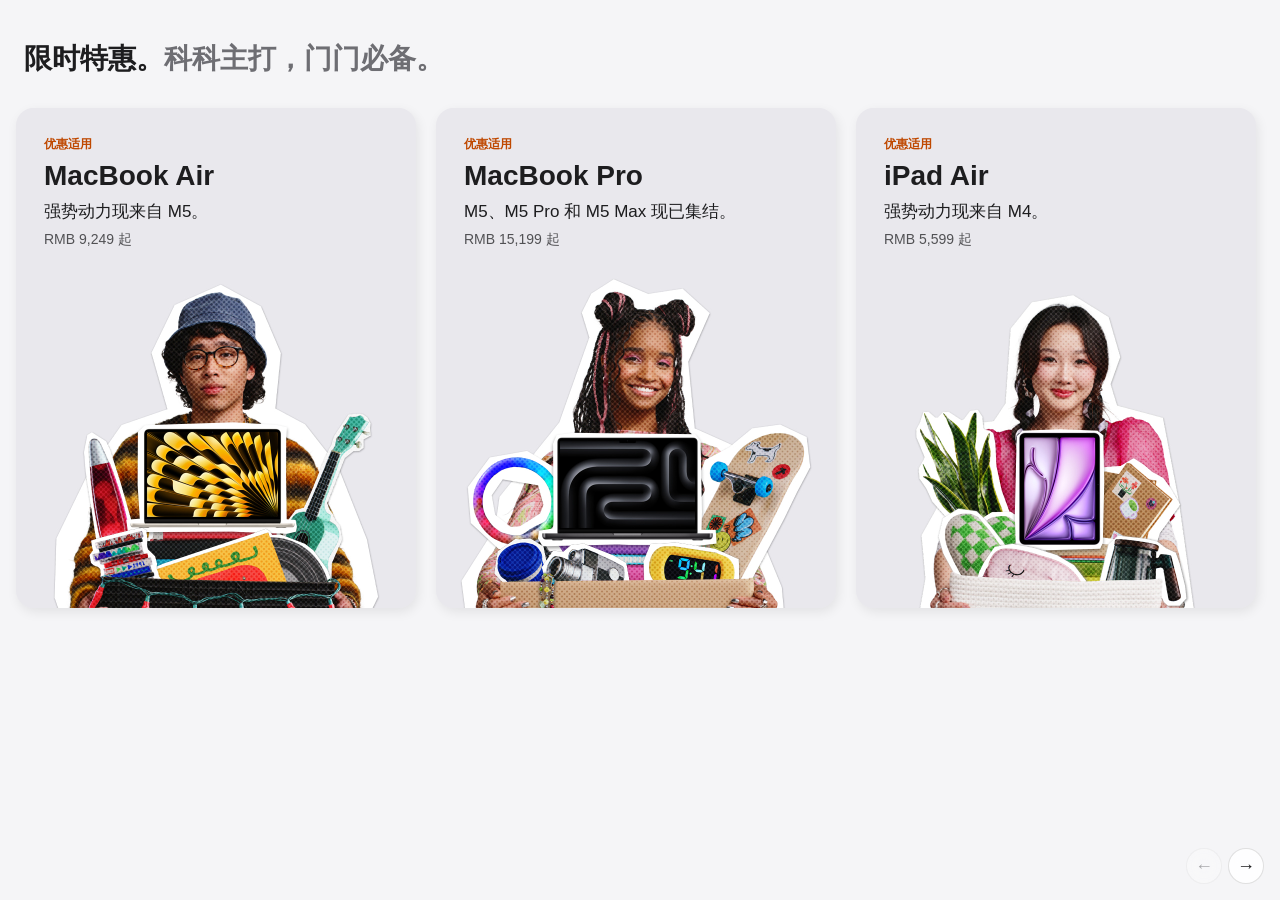
<file: components/apple-product-card/demo.html>
<!doctype html>
<html lang="zh-CN">
<head>
  <meta charset="UTF-8">
  <meta name="viewport" content="width=device-width, initial-scale=1.0">
  <style>
    *{box-sizing:border-box}
    body{min-height:100vh;margin:0;background:#f5f5f7;color:#1d1d1f;font-family:-apple-system,BlinkMacSystemFont,"Segoe UI","PingFang SC",sans-serif}
    .product-rail{padding:42px 0 54px;overflow:hidden}
    .heading{width:min(1280px,calc(100% - 48px));margin:0 auto 16px;font-size:28px;line-height:1.2;letter-spacing:0}
    .heading span{color:#6e6e73;white-space:nowrap}
    .scroller{overflow-x:auto;scroll-snap-type:x mandatory;scroll-behavior:smooth;scrollbar-width:none}
    .scroller::-webkit-scrollbar{display:none}
    .track{width:max-content;padding:16px max(24px,calc((100vw - 1280px)/2)) 40px;display:inline-flex;gap:20px}
    .card{position:relative;width:400px;height:500px;flex:0 0 auto;overflow:hidden;scroll-snap-align:start;border-radius:18px;background:#eeedf2;box-shadow:2px 4px 12px rgba(0,0,0,.08);transition:transform .24s ease}
    .card:hover{transform:scale(1.012)}
    .content{position:absolute;z-index:2;inset:0 0 auto;padding:28px}
    .eyebrow{margin:0 0 7px;color:#bf4800;font-size:12px;font-weight:600}
    h2{margin:0;font-size:28px;line-height:1.14;letter-spacing:0}
    .description{margin:8px 0 0;font-size:17px}
    .price{margin:8px 0 0;color:#515154;font-size:14px}
    img{position:absolute;z-index:1;inset:0;width:100%;height:100%;object-fit:cover;display:block;pointer-events:none}
    .controls{position:fixed;z-index:5;right:16px;bottom:16px;display:flex;gap:6px}
    .controls button{width:36px;height:36px;border:1px solid rgba(0,0,0,.12);border-radius:50%;background:rgba(255,255,255,.9);color:#1d1d1f;font-size:18px;cursor:pointer;backdrop-filter:blur(8px)}
    .controls button:disabled{opacity:.35}
    @media(max-width:600px){.product-rail{padding-top:32px}.heading{width:calc(100% - 32px);font-size:24px}.track{padding-left:16px;padding-right:16px}.card{width:min(320px,calc(100vw - 48px));height:auto;aspect-ratio:4/5}.content{padding:24px}.controls{display:none}}
    @media(prefers-reduced-motion:reduce){.card{transition:none}.scroller{scroll-behavior:auto}}
  </style>
</head>
<body>
  <section class="product-rail" aria-labelledby="title">
    <h1 class="heading" id="title">限时特惠。<span>科科主打，门门必备。</span></h1>
    <div class="scroller" id="scroller">
      <div class="track">
        <article class="card">
          <div class="content"><p class="eyebrow">优惠适用</p><h2>MacBook Air</h2><p class="description">强势动力现来自 M5。</p><p class="price">RMB 9,249 起</p></div>
          <img src="../../assets/apple-education/macbook-air-education.jpg" alt="学生与 MacBook Air 及创作工具的拼贴画">
        </article>
        <article class="card">
          <div class="content"><p class="eyebrow">优惠适用</p><h2>MacBook Pro</h2><p class="description">M5、M5 Pro 和 M5 Max 现已集结。</p><p class="price">RMB 15,199 起</p></div>
          <img src="../../assets/apple-education/macbook-pro-education.jpg" alt="学生与 MacBook Pro 及创作工具的拼贴画">
        </article>
        <article class="card">
          <div class="content"><p class="eyebrow">优惠适用</p><h2>iPad Air</h2><p class="description">强势动力现来自 M4。</p><p class="price">RMB 5,599 起</p></div>
          <img src="../../assets/apple-education/ipad-air-education.jpg" alt="学生与 iPad Air 及学习用品的拼贴画">
        </article>
      </div>
    </div>
  </section>
  <div class="controls"><button id="prev" type="button" aria-label="上一个">←</button><button id="next" type="button" aria-label="下一个">→</button></div>
  <script>
    const scroller=document.querySelector('#scroller');
    const cards=[...document.querySelectorAll('.card')];
    let active=0;
    function go(index){active=Math.max(0,Math.min(cards.length-1,index));cards[active].scrollIntoView({behavior:'smooth',inline:'start',block:'nearest'});document.querySelector('#prev').disabled=active===0;document.querySelector('#next').disabled=active===cards.length-1}
    document.querySelector('#prev').addEventListener('click',()=>go(active-1));
    document.querySelector('#next').addEventListener('click',()=>go(active+1));
    go(0);
  </script>
</body>
</html>
</file>
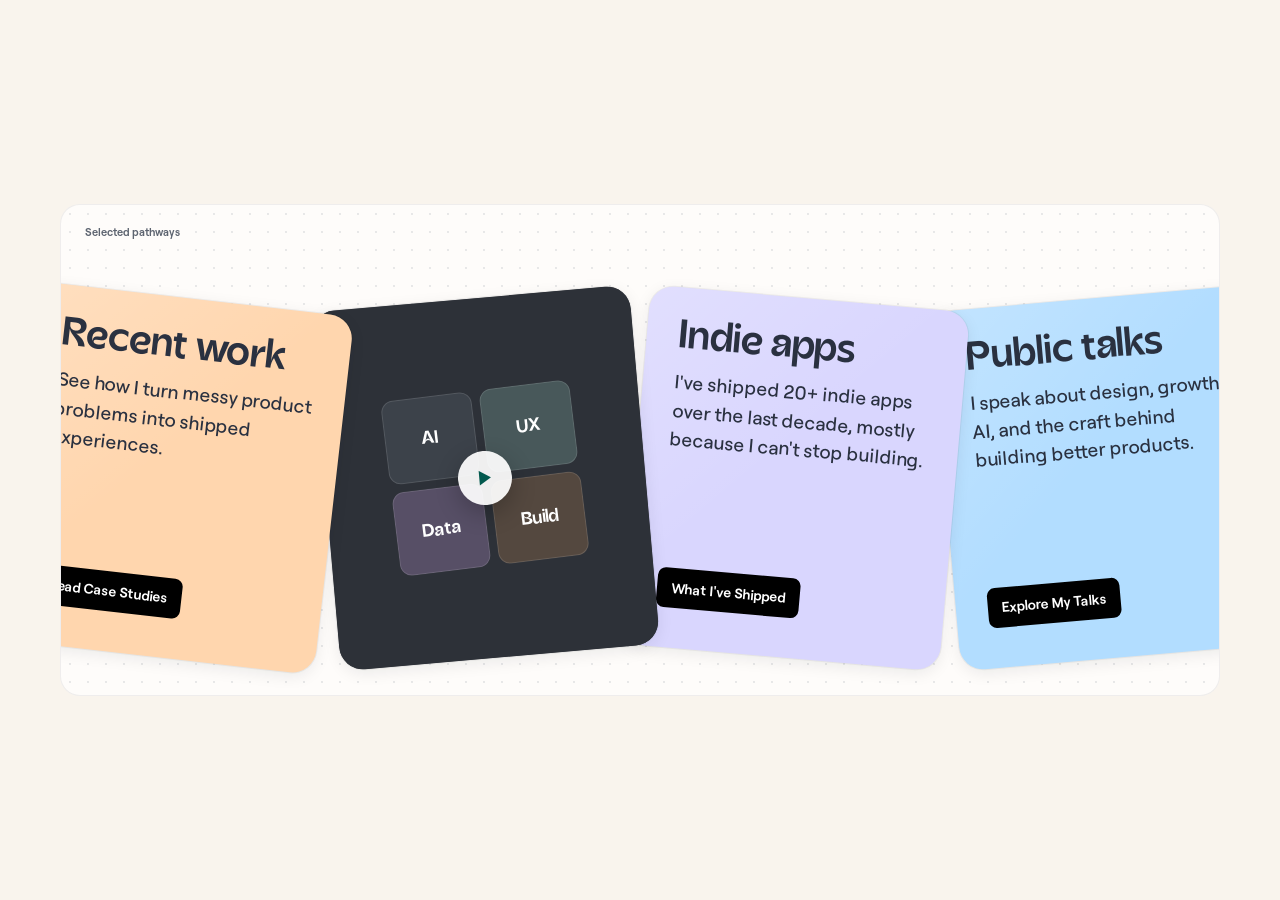
<file: components/benshih-tips-cards/demo.html>
<!doctype html>
<html lang="zh-CN">
<head>
  <meta charset="UTF-8">
  <meta name="viewport" content="width=device-width, initial-scale=1.0">
  <style>
    @font-face{font-family:Roobert;src:url("../../assets/fonts/benshih/Roobert-Medium.otf") format("opentype");font-weight:500;font-display:swap}
    @font-face{font-family:Roobert;src:url("../../assets/fonts/benshih/Roobert-Semibold.otf") format("opentype");font-weight:600;font-display:swap}
    @font-face{font-family:Acorn;src:url("../../assets/fonts/benshih/Acorn-Semibold.otf") format("opentype");font-weight:600;font-display:swap}
    *{box-sizing:border-box}
    :root{--cream:#f9f4ed;--ink:#2a3140;--green:#02594e;--orange:#ffd6ae;--purple:#d9d6fe;--blue:#b2ddff;--paper:#fffdf8}
    body{margin:0;background:var(--cream);color:var(--ink);font-family:Roobert,Arial,sans-serif}
    button,a{font:inherit}
    .stage{min-height:100vh;padding:24px;display:grid;place-items:center}
    .surface{position:relative;width:min(1160px,100%);min-height:492px;overflow:hidden;border:1px solid rgba(42,49,64,.07);border-radius:20px;background-color:rgba(255,255,255,.72);background-image:radial-gradient(circle,rgba(107,114,128,.15) 1px,transparent 1px);background-size:18px 18px}
    .hint{position:absolute;z-index:20;left:24px;top:20px;margin:0;color:#5d6470;font-size:11px;font-weight:600}
    .deck{position:absolute;inset:48px 0 0;display:flex;align-items:center;justify-content:center;padding:42px 28px 34px}
    .card-shell{--x:0px;--scale:1;--opacity:1;--rotation:0deg;position:relative;width:350px;height:386px;flex:0 0 350px;margin-right:-40px;display:grid;place-items:center;z-index:var(--z);opacity:var(--opacity);transform:translateX(var(--x)) rotate(var(--rotation)) scale(var(--scale));transform-origin:center;transition:transform 560ms cubic-bezier(.22,1,.36,1),opacity 180ms ease;cursor:pointer}
    .card-shell:last-child{margin-right:0}
    .card{position:relative;width:320px;height:360px;overflow:hidden;padding:32px 32px 40px;border:0;border-radius:24px;background:var(--card-color);box-shadow:0 0 0 1px rgba(0,0,0,.05),0 4px 16px rgba(16,24,40,.08);transform:translateY(0);transition:transform 420ms cubic-bezier(.22,1,.36,1),box-shadow 420ms cubic-bezier(.22,1,.36,1)}
    .card::before{content:"";position:absolute;inset:0;background:linear-gradient(135deg,rgba(255,255,255,.22),transparent 45%);pointer-events:none}
    .card-shell.is-active .card{transform:translateY(-6px);box-shadow:0 20px 40px rgba(2,89,78,.15)}
    .card-shell:focus-visible{outline:3px solid rgba(2,89,78,.3);outline-offset:5px}
    .card-content{position:relative;height:100%;display:flex;flex-direction:column;justify-content:space-between}
    h2{margin:0;font-family:Acorn,Georgia,serif;font-size:40px;font-weight:600;line-height:.9;letter-spacing:0}
    .description{margin:12px 0 0;font-size:19px;font-weight:500;line-height:1.5}
    .cta{align-self:flex-start;display:inline-flex;align-items:center;min-height:40px;padding:10px 14px;border-radius:8px;background:#000;color:#fff;font-size:14px;font-weight:600;line-height:20px;text-decoration:none;transition:transform 320ms cubic-bezier(.22,1,.36,1)}
    .card-shell.is-active .cta{transform:translateX(4px)}
    .media-card{padding:0;background:#2d3138}
    .media{position:absolute;inset:0;display:grid;place-items:center;background:#2d3138}
    .media-grid{width:190px;display:grid;grid-template-columns:repeat(2,1fr);gap:8px;transform:rotate(-2deg)}
    .media-grid span{height:84px;border:1px solid rgba(255,255,255,.12);border-radius:12px;background:#3c424a;display:grid;place-items:center;color:#fff;font-family:Acorn,Georgia,serif;font-size:18px}
    .media-grid span:nth-child(2){background:#48585a}.media-grid span:nth-child(3){background:#574f66}.media-grid span:nth-child(4){background:#54483f}
    .play{position:absolute;width:54px;height:54px;border:0;border-radius:50%;background:rgba(255,255,255,.92);box-shadow:0 8px 24px rgba(0,0,0,.24);display:grid;place-items:center;color:var(--green);font-size:18px;cursor:pointer}
    .reveal{position:absolute;z-index:30;left:50%;bottom:calc(100% - 22px);width:280px;height:112px;pointer-events:none;opacity:0;transform:translate(-50%,18px) scale(.7);transition:opacity 120ms ease,transform 440ms cubic-bezier(.34,1.56,.64,1)}
    .card-shell.is-active .reveal{opacity:1;transform:translate(-50%,0) scale(1)}
    .mini{position:absolute;left:50%;top:50%;width:112px;height:74px;overflow:hidden;border:2px solid rgba(255,255,255,.9);border-radius:7px;background:var(--mini);box-shadow:0 6px 18px rgba(0,0,0,.22);transform:translate(calc(-50% + var(--mx)),calc(-50% + var(--my))) rotate(var(--mr));display:grid;place-items:center;color:#26313b;font-size:12px;font-weight:600}
    .mini:nth-child(1){--mx:-66px;--my:4px;--mr:-16deg}.mini:nth-child(2){--mx:2px;--my:-12px;--mr:3deg}.mini:nth-child(3){--mx:66px;--my:4px;--mr:16deg}
    .confetti{position:absolute;inset:0}.confetti i{position:absolute;left:50%;top:54%;width:7px;height:7px;border-radius:2px;background:var(--confetti);opacity:0}
    .card-shell.is-active .confetti i{animation:burst .65s ease-out both;animation-delay:var(--delay)}
    .confetti i:nth-child(1){--confetti:#f59e0b;--tx:-110px;--ty:-58px;--delay:0s}.confetti i:nth-child(2){--confetti:#ec4899;--tx:-64px;--ty:-90px;--delay:.03s}.confetti i:nth-child(3){--confetti:#8b5cf6;--tx:-18px;--ty:-82px;--delay:.06s}.confetti i:nth-child(4){--confetti:#06b6d4;--tx:35px;--ty:-88px;--delay:.09s}.confetti i:nth-child(5){--confetti:#10b981;--tx:78px;--ty:-66px;--delay:.12s}.confetti i:nth-child(6){--confetti:#f97316;--tx:112px;--ty:-32px;--delay:.15s}
    .video-hint{position:absolute;z-index:30;left:50%;bottom:calc(100% + 2px);width:max-content;opacity:0;transform:translate(-50%,8px);transition:opacity 160ms ease,transform 380ms cubic-bezier(.22,1,.36,1);font-family:Acorn,Georgia,serif;font-size:17px;font-weight:600;color:var(--green)}
    .card-shell.is-active .video-hint{opacity:1;transform:translate(-50%,0)}
    @keyframes burst{0%{opacity:1;transform:translate(0,0) scale(1) rotate(0)}100%{opacity:0;transform:translate(var(--tx),var(--ty)) scale(.3) rotate(180deg)}}
    @media(max-width:1020px) and (min-width:721px){.surface{min-height:430px}.deck{transform:scale(.67);transform-origin:center}.hint{z-index:40}}
    @media(max-width:720px){.stage{padding:10px}.surface{min-height:470px;border-radius:14px}.hint{left:16px;top:14px}.deck{inset:38px 0 0;justify-content:flex-start;overflow-x:auto;scroll-snap-type:x mandatory;padding:38px 16px 30px;scrollbar-width:none}.deck::-webkit-scrollbar{display:none}.card-shell{width:82vw;height:386px;flex-basis:82vw;margin-right:12px;scroll-snap-align:center;transform:rotate(var(--rotation));opacity:1!important}.card-shell:last-child{margin-right:16px}.card{width:min(320px,76vw)}.reveal,.video-hint{display:none}}
    @media(prefers-reduced-motion:reduce){*,*::before,*::after{animation:none!important;transition:none!important}.card-shell{transform:rotate(var(--rotation))!important}.card-shell.is-active .card{transform:none}}
  </style>
</head>
<body>
  <main class="stage">
    <section class="surface" aria-label="叠放式导航卡片">
      <p class="hint">Selected pathways</p>
      <div class="deck" id="deck">
        <div class="card-shell" data-rotation="6.5" tabindex="0">
          <div class="reveal" aria-hidden="true"><div class="confetti"><i></i><i></i><i></i><i></i><i></i><i></i></div><span class="mini" style="--mini:#d9ecff">AI</span><span class="mini" style="--mini:#f7f3ec">UX</span><span class="mini" style="--mini:#fbe7f2">Data</span></div>
          <article class="card" style="--card-color:var(--orange)"><div class="card-content"><div><h2>Recent work</h2><p class="description">See how I turn messy product problems into shipped experiences.</p></div><a class="cta" href="#work">Read Case Studies</a></div></article>
        </div>
        <div class="card-shell" data-rotation="-5" tabindex="0">
          <p class="video-hint">In case you are tired of reading</p>
          <article class="card media-card"><div class="media"><div class="media-grid"><span>AI</span><span>UX</span><span>Data</span><span>Build</span></div><button class="play" type="button" aria-label="播放介绍">&#9654;</button></div></article>
        </div>
        <div class="card-shell" data-rotation="5" tabindex="0">
          <div class="reveal" aria-hidden="true"><div class="confetti"><i></i><i></i><i></i><i></i><i></i><i></i></div><span class="mini" style="--mini:#f8e9d3">Mood</span><span class="mini" style="--mini:#f2e8fb">Flow</span><span class="mini" style="--mini:#e3f0ec">Apps</span></div>
          <article class="card" style="--card-color:var(--purple)"><div class="card-content"><div><h2>Indie apps</h2><p class="description">I've shipped 20+ indie apps over the last decade, mostly because I can't stop building.</p></div><a class="cta" href="#apps">What I've Shipped</a></div></article>
        </div>
        <div class="card-shell" data-rotation="-5" tabindex="0">
          <div class="reveal" aria-hidden="true"><div class="confetti"><i></i><i></i><i></i><i></i><i></i><i></i></div><span class="mini" style="--mini:#e8eef4">Tokyo</span><span class="mini" style="--mini:#f3e7d9">AI</span><span class="mini" style="--mini:#eadff7">Growth</span></div>
          <article class="card" style="--card-color:var(--blue)"><div class="card-content"><div><h2>Public talks</h2><p class="description">I speak about design, growth, AI, and the craft behind building better products.</p></div><a class="cta" href="#talks">Explore My Talks</a></div></article>
        </div>
      </div>
    </section>
  </main>
  <script>
    const shells=[...document.querySelectorAll('.card-shell')];
    const desktop=matchMedia('(min-width:721px)');
    function render(active=null){shells.forEach((shell,index)=>{const base=Number(shell.dataset.rotation);const distance=active===null?0:Math.abs(index-active);let x=0,scale=1,opacity=1,rotation=base,z=shells.length-index;if(active!==null){if(index===active){x=index===shells.length-1?-120:0;scale=1.04;rotation=base*.2;z=10}else{x=Math.sign(index-active)*(140+28*distance);scale=.93;opacity=.5}shell.classList.toggle('is-active',index===active)}else{shell.classList.remove('is-active')}shell.style.setProperty('--x',desktop.matches?`${x}px`:'0px');shell.style.setProperty('--scale',desktop.matches?scale:1);shell.style.setProperty('--opacity',desktop.matches?opacity:1);shell.style.setProperty('--rotation',`${rotation}deg`);shell.style.setProperty('--z',z)})}
    shells.forEach((shell,index)=>{shell.addEventListener('pointerenter',()=>render(index));shell.addEventListener('pointerleave',()=>{if(!shell.matches(':focus-within'))render()});shell.addEventListener('focusin',()=>render(index));shell.addEventListener('focusout',event=>{if(!shell.contains(event.relatedTarget))render()});shell.addEventListener('click',()=>render(index))});
    document.querySelectorAll('a[href^="#"],.play').forEach(control=>control.addEventListener('click',event=>event.preventDefault()));
    desktop.addEventListener('change',()=>render());
    render();
  </script>
</body>
</html>
</file>
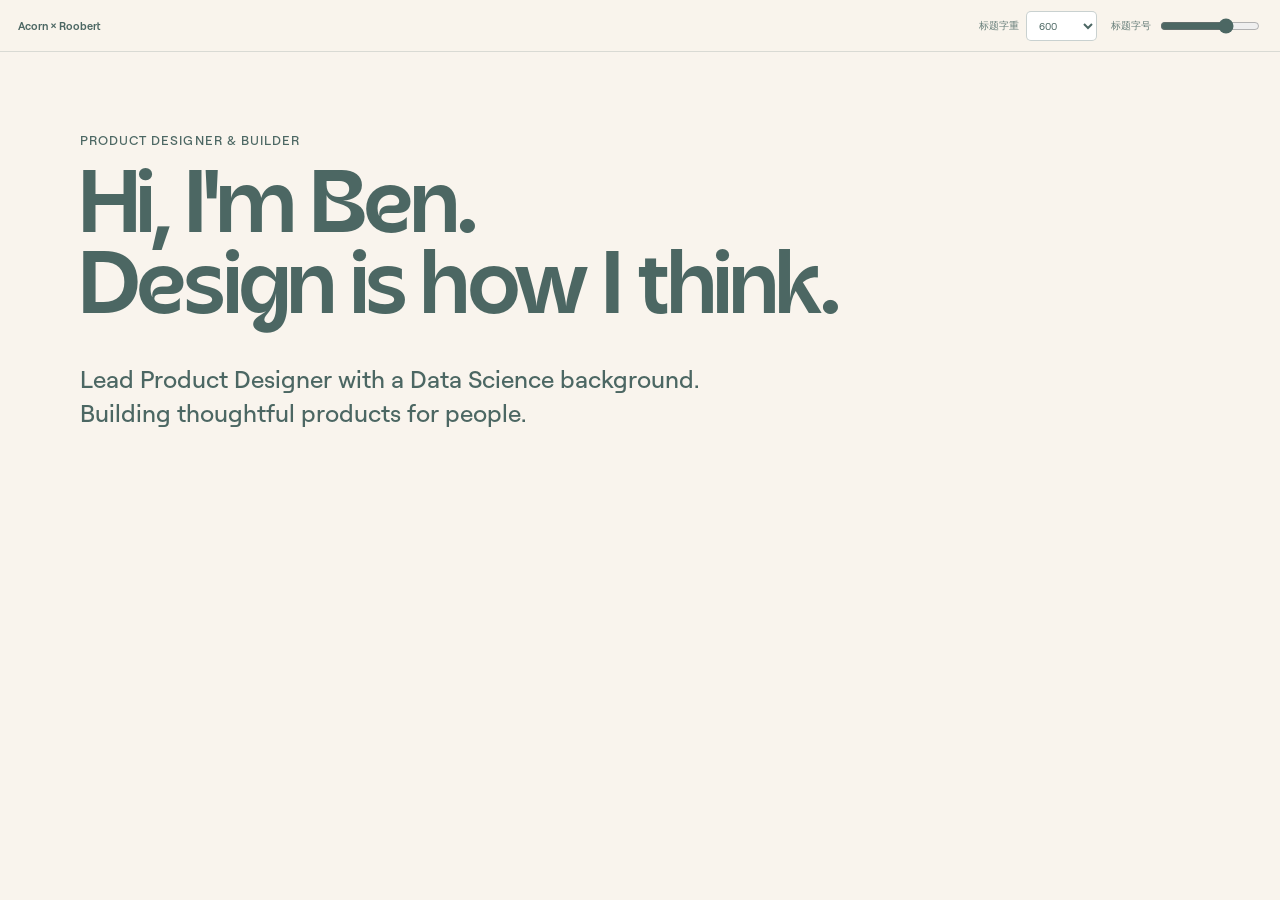
<file: components/benshih-typography/demo.html>
<!doctype html>
<html lang="zh-CN">
<head>
  <meta charset="UTF-8">
  <meta name="viewport" content="width=device-width, initial-scale=1.0">
  <style>
    @font-face{font-family:Roobert;src:url("../../assets/fonts/benshih/Roobert-Regular.otf") format("opentype");font-weight:400;font-display:swap}
    @font-face{font-family:Roobert;src:url("../../assets/fonts/benshih/Roobert-Medium.otf") format("opentype");font-weight:500;font-display:swap}
    @font-face{font-family:Roobert;src:url("../../assets/fonts/benshih/Roobert-Semibold.otf") format("opentype");font-weight:600;font-display:swap}
    @font-face{font-family:Roobert;src:url("../../assets/fonts/benshih/Roobert-Bold.otf") format("opentype");font-weight:700;font-display:swap}
    @font-face{font-family:Acorn;src:url("../../assets/fonts/benshih/Acorn-Regular.otf") format("opentype");font-weight:400;font-display:swap}
    @font-face{font-family:Acorn;src:url("../../assets/fonts/benshih/Acorn-Medium.otf") format("opentype");font-weight:500;font-display:swap}
    @font-face{font-family:Acorn;src:url("../../assets/fonts/benshih/Acorn-Semibold.otf") format("opentype");font-weight:600;font-display:swap}
    @font-face{font-family:Acorn;src:url("../../assets/fonts/benshih/Acorn-Bold.otf") format("opentype");font-weight:700;font-display:swap}
    *{box-sizing:border-box}
    body{margin:0;background:#f9f4ed;color:#4c6763;font-family:Roobert,Arial,sans-serif}
    .toolbar{min-height:52px;padding:9px 18px;border-bottom:1px solid rgba(76,103,99,.18);display:flex;align-items:center;gap:14px;background:rgba(249,244,237,.96)}
    .font-name{margin-right:auto;font-size:11px;font-weight:600}
    label{display:flex;align-items:center;gap:7px;color:#667d79;font-size:10px}
    select,input[type=range]{accent-color:#4c6763}
    select{height:30px;padding:0 23px 0 8px;border:1px solid rgba(76,103,99,.3);border-radius:5px;background:#fff;color:#4c6763;font:inherit}
    input[type=range]{width:100px}
    .specimen{min-height:468px;padding:clamp(34px,7vw,80px)}
    .eyebrow{margin:0 0 22px;font-size:13px;font-weight:500;letter-spacing:.08em}
    h1{max-width:920px;margin:0;font-family:Acorn,Arial,serif;font-size:clamp(52px,8vw,88px);font-weight:600;line-height:.92;letter-spacing:-.02em;outline:none}
    .body{max-width:660px;margin:31px 0 0;font-size:clamp(18px,2.5vw,24px);font-weight:500;line-height:1.4;outline:none}
    [contenteditable]:focus{box-shadow:0 2px 0 #4c6763}
    @media(max-width:520px){.toolbar{align-items:flex-start;flex-wrap:wrap}.font-name{width:100%;margin:0}.specimen{padding:38px 24px}.eyebrow{font-size:10px}h1{font-size:52px}.body{font-size:18px}}
  </style>
</head>
<body>
  <div class="toolbar">
    <span class="font-name">Acorn × Roobert</span>
    <label>标题字重<select id="weight"><option>400</option><option>500</option><option selected>600</option><option>700</option></select></label>
    <label>标题字号<input id="size" type="range" min="44" max="108" value="88"></label>
  </div>
  <main class="specimen">
    <p class="eyebrow">PRODUCT DESIGNER & BUILDER</p>
    <h1 id="title" contenteditable="true" spellcheck="false">Hi, I'm Ben.<br>Design is how I think.</h1>
    <p class="body" contenteditable="true" spellcheck="false">Lead Product Designer with a Data Science background. Building thoughtful products for people.</p>
  </main>
  <script>
    const title=document.querySelector('#title');
    document.querySelector('#weight').addEventListener('change',event=>title.style.fontWeight=event.target.value);
    document.querySelector('#size').addEventListener('input',event=>title.style.fontSize=event.target.value+'px');
  </script>
</body>
</html>
</file>
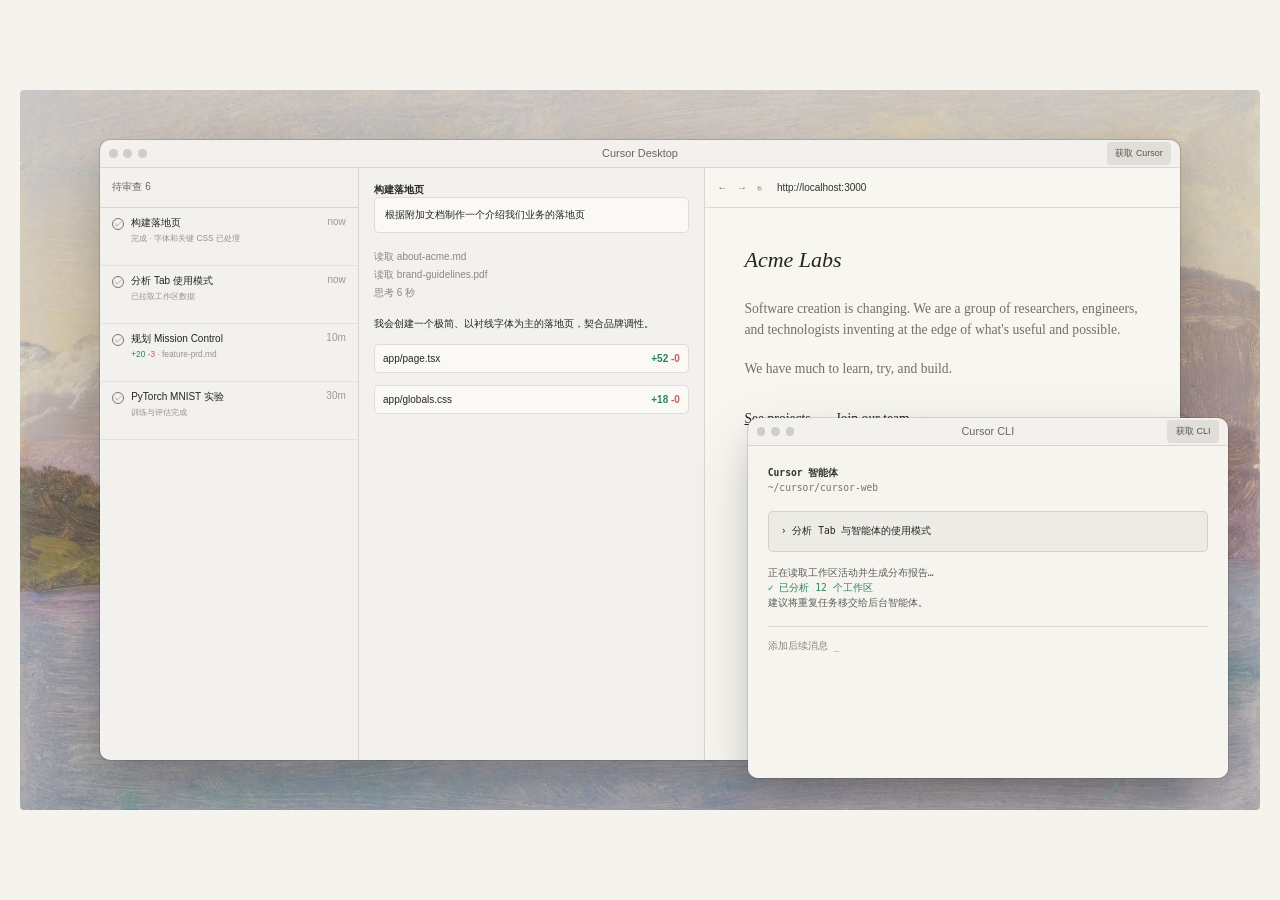
<file: components/cursor-draggable-windows/demo.html>
<!doctype html>
<html lang="zh-CN">
<head>
  <meta charset="UTF-8">
  <meta name="viewport" content="width=device-width, initial-scale=1.0">
  <style>
    :root{--ink:#26251e;--muted:#77756d;--line:rgba(38,37,30,.13);--chrome:#f2f1ed;--green:#26865e;--red:#c95d59}
    *{box-sizing:border-box}
    html,body{min-width:320px;min-height:100%;margin:0;background:#f4f3ee;color:var(--ink);font-family:Arial,"PingFang SC",sans-serif}
    button{font:inherit}
    .demo{min-height:100vh;padding:14px;display:grid;place-items:center}
    .stage{position:relative;width:min(1240px,calc(100vw - 28px));aspect-ratio:31/18;overflow:hidden;border-radius:4px;background:#d8d1c5 url("../../assets/cursor-draggable-windows/cursor-stage.webp") center/cover no-repeat;container-type:inline-size;isolation:isolate}
    .demo-window{position:absolute;left:calc(var(--x)*1%);top:calc(var(--y)*1%);width:calc(var(--w)*1%);height:calc(var(--h)*1%);z-index:var(--z);min-width:0;min-height:0;overflow:hidden;border-radius:10px;background:var(--chrome);box-shadow:0 28px 70px rgba(0,0,0,.14),0 14px 32px rgba(0,0,0,.1),0 0 0 1px var(--line);display:flex;flex-direction:column;user-select:none;transition:box-shadow .18s ease,filter .18s ease}
    .demo-window:not(.is-active){filter:saturate(.92)}
    .demo-window.is-active{box-shadow:0 30px 76px rgba(0,0,0,.18),0 16px 34px rgba(0,0,0,.11),0 0 0 1px rgba(38,37,30,.16)}
    .titlebar{height:clamp(20px,2.26cqw,28px);flex:0 0 auto;padding:0 clamp(6px,.7cqw,9px);border-bottom:1px solid var(--line);display:flex;align-items:center;justify-content:space-between;cursor:grab;touch-action:none}
    .titlebar:active{cursor:grabbing}
    .traffic{display:flex;gap:clamp(3px,.45cqw,6px)}
    .traffic i{width:clamp(6px,.72cqw,9px);height:clamp(6px,.72cqw,9px);border-radius:50%;background:#cecdc8}
    .window-title{position:absolute;left:50%;transform:translateX(-50%);color:#68665f;font-size:clamp(7px,.88cqw,11px);white-space:nowrap}
    .window-action{height:clamp(16px,1.9cqw,24px);padding:0 clamp(5px,.7cqw,9px);border:0;border-radius:4px;background:#dfded8;color:#55534d;font-size:clamp(6px,.72cqw,9px)}
    .desktop-body{min-height:0;flex:1;display:grid;grid-template-columns:24% 32% 44%;font-size:clamp(6px,.82cqw,10px)}
    .task-list,.agent-pane{min-width:0;border-right:1px solid var(--line)}
    .pane-head{height:clamp(24px,3.2cqw,40px);padding:0 clamp(7px,1cqw,13px);display:flex;align-items:center;color:#68665f;border-bottom:1px solid var(--line)}
    .task-row{min-height:clamp(30px,4.7cqw,58px);padding:clamp(5px,.65cqw,8px) clamp(7px,1cqw,13px);border-bottom:1px solid rgba(38,37,30,.07);display:grid;grid-template-columns:auto 1fr auto;gap:clamp(4px,.55cqw,7px);align-items:start}
    .task-check{width:clamp(8px,1cqw,12px);height:clamp(8px,1cqw,12px);margin-top:2px;border:1px solid #78766f;border-radius:50%;display:grid;place-items:center;color:#66645e;font-size:7px}
    .task-copy{min-width:0}.task-copy strong,.task-copy small{display:block;overflow:hidden;text-overflow:ellipsis;white-space:nowrap}.task-copy strong{font-weight:500}.task-copy small{margin-top:3px;color:#96938a}.task-time{color:#9b988f}
    .agent-pane{padding:clamp(8px,1.2cqw,15px)}
    .prompt{padding:clamp(6px,.8cqw,10px);border:1px solid var(--line);border-radius:5px;background:#faf9f5;font-weight:500}
    .steps{margin:clamp(8px,1.2cqw,15px) 0;color:#8a877e;line-height:1.8}
    .agent-copy{margin:0;line-height:1.55}
    .file-change{margin-top:clamp(7px,1cqw,12px);padding:clamp(5px,.7cqw,8px);border:1px solid var(--line);border-radius:5px;background:#faf9f5;display:flex;justify-content:space-between}.plus{color:var(--green)}.minus{color:var(--red)}
    .browser-pane{min-width:0;background:#f7f6f1}
    .browser-bar{height:clamp(24px,3.2cqw,40px);padding:0 clamp(7px,1cqw,13px);border-bottom:1px solid var(--line);display:flex;align-items:center;gap:clamp(6px,.8cqw,10px);color:#77746c}
    .browser-url{margin-left:5px;color:#34332d}
    .browser-page{padding:clamp(14px,3.2cqw,40px);font-family:Georgia,serif}
    .browser-page h2{margin:0 0 clamp(12px,2cqw,25px);font-size:clamp(10px,1.8cqw,22px);font-weight:500;font-style:italic}
    .browser-page p{max-width:34em;margin:0 0 clamp(8px,1.5cqw,18px);color:#716f68;font-size:clamp(7px,1.1cqw,14px);line-height:1.55}
    .browser-links{display:flex;gap:clamp(10px,2cqw,25px);margin-top:clamp(12px,2.5cqw,31px);font-size:clamp(7px,1.1cqw,14px);text-decoration:underline}
    .cli-body{min-height:0;flex:1;padding:clamp(10px,1.6cqw,20px);background:#f5f4ef;font-family:"SFMono-Regular",Consolas,monospace;font-size:clamp(6px,.78cqw,10px);line-height:1.55}
    .cli-path{margin-bottom:clamp(8px,1.2cqw,15px);color:#77746c}.cli-path strong{color:#34332d}
    .cli-command{padding:clamp(7px,1cqw,12px);border:1px solid var(--line);border-radius:5px;background:#ecebe6}
    .cli-output{margin:clamp(8px,1.2cqw,15px) 0;color:#5f5d57}.cli-input{margin-top:auto;padding-top:clamp(7px,1cqw,12px);border-top:1px solid var(--line);color:#8a877e}
    .resize-handle{position:absolute;z-index:4;touch-action:none}
    .resize-handle[data-dir="n"],.resize-handle[data-dir="s"]{left:8px;right:8px;height:8px;cursor:ns-resize}.resize-handle[data-dir="n"]{top:0}.resize-handle[data-dir="s"]{bottom:0}
    .resize-handle[data-dir="e"],.resize-handle[data-dir="w"]{top:8px;bottom:8px;width:8px;cursor:ew-resize}.resize-handle[data-dir="e"]{right:0}.resize-handle[data-dir="w"]{left:0}
    .resize-handle[data-dir="nw"],.resize-handle[data-dir="ne"],.resize-handle[data-dir="sw"],.resize-handle[data-dir="se"]{width:11px;height:11px}.resize-handle[data-dir="nw"]{left:0;top:0;cursor:nwse-resize}.resize-handle[data-dir="ne"]{right:0;top:0;cursor:nesw-resize}.resize-handle[data-dir="sw"]{left:0;bottom:0;cursor:nesw-resize}.resize-handle[data-dir="se"]{right:0;bottom:0;cursor:nwse-resize}
    @media(max-width:700px){.demo{padding:8px}.stage{width:calc(100vw - 16px);aspect-ratio:4/3}.task-list{display:none}.desktop-body{grid-template-columns:46% 54%}.agent-pane{border-right:1px solid var(--line)}.window-title{font-size:7px}.demo-window{border-radius:7px}}
    @media(prefers-reduced-motion:reduce){.demo-window{transition:none}}
  </style>
</head>
<body>
  <main class="demo">
    <section class="stage" id="stage" aria-label="可拖拽缩放的 Cursor 产品窗口">
      <article class="demo-window is-active" data-window="desktop" style="--x:6.45;--y:6.94;--w:87.1;--h:86.1;--z:2">
        <header class="titlebar" data-drag-handle><span class="traffic" aria-hidden="true"><i></i><i></i><i></i></span><span class="window-title">Cursor Desktop</span><button class="window-action" type="button">获取 Cursor</button></header>
        <div class="desktop-body">
          <aside class="task-list"><div class="pane-head">待审查 6</div>
            <div class="task-row"><span class="task-check">✓</span><span class="task-copy"><strong>构建落地页</strong><small>完成 · 字体和关键 CSS 已处理</small></span><span class="task-time">now</span></div>
            <div class="task-row"><span class="task-check">✓</span><span class="task-copy"><strong>分析 Tab 使用模式</strong><small>已拉取工作区数据</small></span><span class="task-time">now</span></div>
            <div class="task-row"><span class="task-check">✓</span><span class="task-copy"><strong>规划 Mission Control</strong><small><span class="plus">+20</span> <span class="minus">-3</span> · feature-prd.md</small></span><span class="task-time">10m</span></div>
            <div class="task-row"><span class="task-check">✓</span><span class="task-copy"><strong>PyTorch MNIST 实验</strong><small>训练与评估完成</small></span><span class="task-time">30m</span></div>
          </aside>
          <section class="agent-pane"><strong>构建落地页</strong><div class="prompt">根据附加文档制作一个介绍我们业务的落地页</div><div class="steps">读取 about-acme.md<br>读取 brand-guidelines.pdf<br>思考 6 秒</div><p class="agent-copy">我会创建一个极简、以衬线字体为主的落地页，契合品牌调性。</p><div class="file-change"><span>app/page.tsx</span><span><b class="plus">+52</b> <b class="minus">-0</b></span></div><div class="file-change"><span>app/globals.css</span><span><b class="plus">+18</b> <b class="minus">-0</b></span></div></section>
          <section class="browser-pane"><div class="browser-bar"><span>←</span><span>→</span><span>↻</span><span class="browser-url">http://localhost:3000</span></div><div class="browser-page"><h2>Acme Labs</h2><p>Software creation is changing. We are a group of researchers, engineers, and technologists inventing at the edge of what's useful and possible.</p><p>We have much to learn, try, and build.</p><div class="browser-links"><span>See projects</span><span>Join our team →</span></div></div></section>
        </div>
        <i class="resize-handle" data-dir="n"></i><i class="resize-handle" data-dir="s"></i><i class="resize-handle" data-dir="e"></i><i class="resize-handle" data-dir="w"></i><i class="resize-handle" data-dir="nw"></i><i class="resize-handle" data-dir="ne"></i><i class="resize-handle" data-dir="sw"></i><i class="resize-handle" data-dir="se"></i>
      </article>
      <article class="demo-window" data-window="cli" style="--x:58.7;--y:45.55;--w:38.7;--h:50;--z:3">
        <header class="titlebar" data-drag-handle><span class="traffic" aria-hidden="true"><i></i><i></i><i></i></span><span class="window-title">Cursor CLI</span><button class="window-action" type="button">获取 CLI</button></header>
        <div class="cli-body"><div class="cli-path"><strong>Cursor 智能体</strong><br>~/cursor/cursor-web</div><div class="cli-command">› 分析 Tab 与智能体的使用模式</div><p class="cli-output">正在读取工作区活动并生成分布报告…<br><span class="plus">✓ 已分析 12 个工作区</span><br>建议将重复任务移交给后台智能体。</p><div class="cli-input">添加后续消息 _</div></div>
        <i class="resize-handle" data-dir="n"></i><i class="resize-handle" data-dir="s"></i><i class="resize-handle" data-dir="e"></i><i class="resize-handle" data-dir="w"></i><i class="resize-handle" data-dir="nw"></i><i class="resize-handle" data-dir="ne"></i><i class="resize-handle" data-dir="sw"></i><i class="resize-handle" data-dir="se"></i>
      </article>
    </section>
  </main>
  <script>
    const stage=document.querySelector('#stage');
    const windows=[...document.querySelectorAll('.demo-window')];
    const PAD=2.6,MIN_W=34,MIN_H=36;
    let action=null,topZ=3;
    const clamp=(value,min,max)=>Math.min(Math.max(value,min),max);
    const read=win=>['x','y','w','h'].reduce((state,key)=>({...state,[key]:parseFloat(win.style.getPropertyValue(`--${key}`))}),{});
    const write=(win,state)=>Object.entries(state).forEach(([key,value])=>win.style.setProperty(`--${key}`,value));
    function activate(win){topZ+=1;windows.forEach(item=>item.classList.toggle('is-active',item===win));win.style.setProperty('--z',topZ)}
    function begin(event,win,type,dir=''){if(event.button!==0)return;event.preventDefault();action={win,type,dir,startX:event.clientX,startY:event.clientY,start:read(win),target:event.currentTarget};event.currentTarget.setPointerCapture(event.pointerId)}
    windows.forEach(win=>{
      win.addEventListener('pointerdown',()=>activate(win));
      win.querySelector('[data-drag-handle]').addEventListener('pointerdown',event=>{if(!event.target.closest('button'))begin(event,win,'move')});
      win.querySelectorAll('[data-dir]').forEach(handle=>handle.addEventListener('pointerdown',event=>begin(event,win,'resize',handle.dataset.dir)));
    });
    window.addEventListener('pointermove',event=>{
      if(!action)return;
      const rect=stage.getBoundingClientRect();
      const dx=(event.clientX-action.startX)/rect.width*100,dy=(event.clientY-action.startY)/rect.height*100;
      const start=action.start,next={...start};
      if(action.type==='move'){next.x=clamp(start.x+dx,PAD,100-PAD-start.w);next.y=clamp(start.y+dy,PAD,100-PAD-start.h)}
      else{
        if(action.dir.includes('e'))next.w=clamp(start.w+dx,MIN_W,100-PAD-start.x);
        if(action.dir.includes('s'))next.h=clamp(start.h+dy,MIN_H,100-PAD-start.y);
        if(action.dir.includes('w')){next.x=clamp(start.x+dx,PAD,start.x+start.w-MIN_W);next.w=start.w+(start.x-next.x)}
        if(action.dir.includes('n')){next.y=clamp(start.y+dy,PAD,start.y+start.h-MIN_H);next.h=start.h+(start.y-next.y)}
      }
      write(action.win,next);
    });
    window.addEventListener('pointerup',()=>{action=null});
    window.addEventListener('pointercancel',()=>{action=null});
  </script>
</body>
</html>
</file>
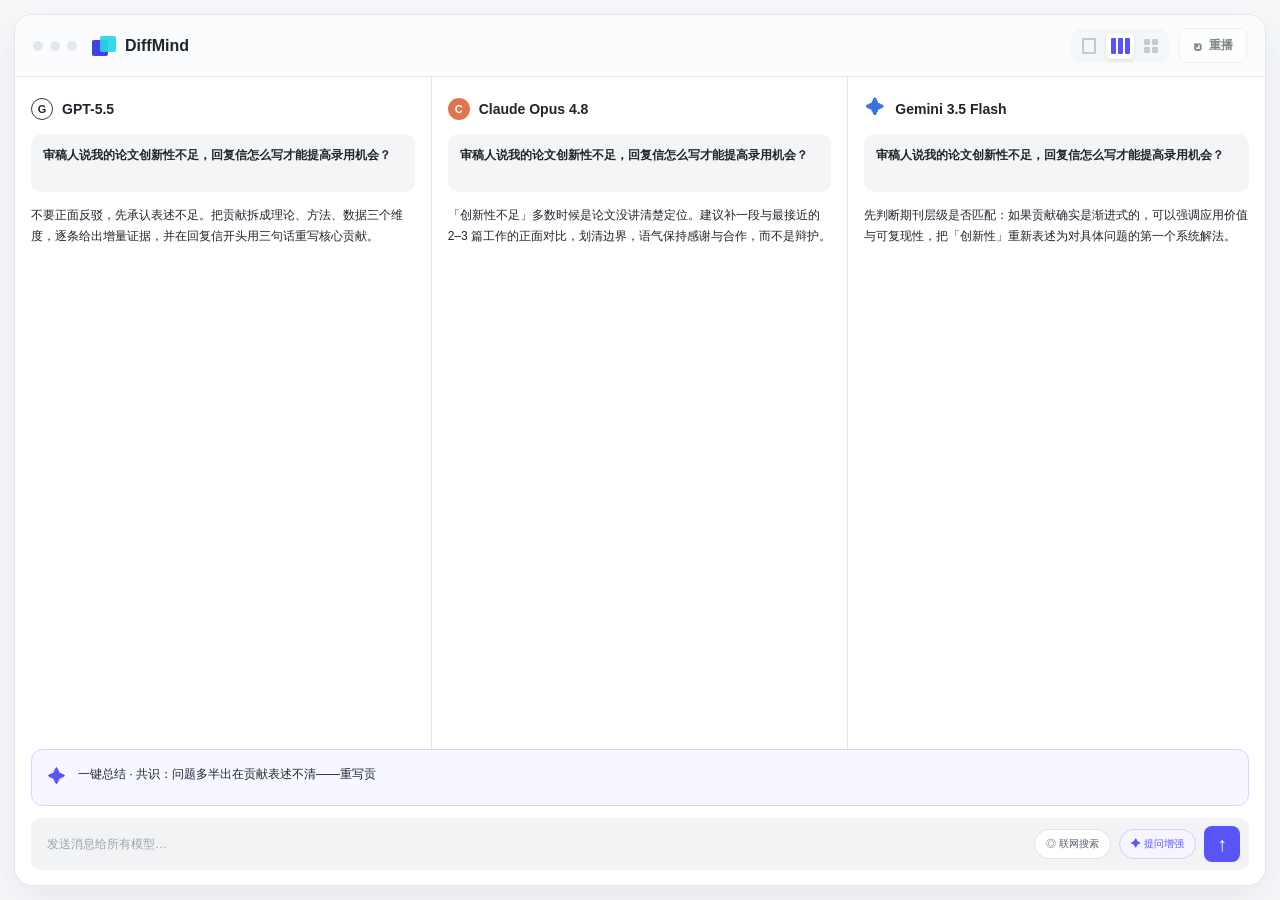
<file: components/diffmind-model-output/demo.html>
<!doctype html>
<html lang="zh-CN">
<head>
  <meta charset="UTF-8">
  <meta name="viewport" content="width=device-width, initial-scale=1.0">
  <style>
    :root{--ink:#20242d;--muted:#68707d;--line:#e3e6eb;--soft:#f4f5f7;--violet:#5854f7;--violet-soft:#f7f7ff;--violet-line:#d5d3ff}
    *{box-sizing:border-box}
    html,body{margin:0;min-width:320px;background:#f7f8fa;color:var(--ink);font-family:Inter,-apple-system,BlinkMacSystemFont,"Segoe UI","PingFang SC",sans-serif}
    button,input{font:inherit}
    button{color:inherit}
    .stage{min-height:100vh;padding:14px;background:#f7f8fa}
    .window{min-height:calc(100vh - 28px);overflow:hidden;border:1px solid #e1e5eb;border-radius:18px;background:#fff;box-shadow:0 14px 38px rgba(31,38,55,.08);display:flex;flex-direction:column}
    .chrome{min-height:62px;padding:0 18px;border-bottom:1px solid var(--line);display:flex;align-items:center;gap:15px;background:#fbfcfd}
    .traffic{display:flex;gap:7px}.traffic i{width:10px;height:10px;border-radius:50%;background:#e3e6eb}
    .brand{display:flex;align-items:center;gap:9px;font-size:16px;font-weight:750}.brand-mark{position:relative;width:24px;height:20px}.brand-mark::before,.brand-mark::after{content:"";position:absolute;width:16px;height:16px;border-radius:2px}.brand-mark::before{left:0;bottom:0;background:#423fe3}.brand-mark::after{right:0;top:0;background:#27d5e6;opacity:.92}
    .actions{margin-left:auto;display:flex;align-items:center;gap:10px}.modes{height:34px;padding:4px;border-radius:9px;background:#f5f6f8;display:flex;gap:3px}.mode{width:28px;height:26px;padding:0;overflow:hidden;border:0;border-radius:6px;background:transparent;display:grid;place-items:center;cursor:pointer}.mode.active{background:#fff;box-shadow:0 1px 4px rgba(30,36,52,.12)}.mode-icon{display:grid;grid-template-columns:repeat(3,5px);gap:2px;line-height:0}.mode-icon i{display:block;width:5px;height:16px;border-radius:1px;background:#c5cad2}.mode.active .mode-icon i{background:var(--violet)}.mode-icon.single{display:block}.mode-icon.single i{width:14px;border:2px solid #c5cad2;background:transparent}.mode.active .mode-icon.single i{border-color:var(--violet);background:transparent}.mode-icon.grid{grid-template-columns:repeat(2,6px)}.mode-icon.grid i{width:6px;height:6px}
    .replay{height:35px;padding:0 13px;border:1px solid var(--line);border-radius:8px;background:#fff;display:flex;align-items:center;gap:7px;font-size:12px;font-weight:650;cursor:pointer}.replay:disabled{opacity:.55}.replay span{font-size:18px;line-height:1}
    .comparison{display:grid;grid-template-columns:repeat(3,minmax(0,1fr));flex:1;min-height:290px}.comparison.view-one{grid-template-columns:1fr}.comparison.view-one .model-panel:not(:first-child){display:none}.comparison.view-grid{grid-template-columns:repeat(2,minmax(0,1fr))}.model-panel{min-width:0;padding:18px 16px 20px;border-right:1px solid var(--line)}.model-panel:last-child{border-right:0}.model-head{height:27px;display:flex;align-items:center;gap:9px;font-size:14px;font-weight:750}.model-logo{width:22px;height:22px;border-radius:50%;display:grid;place-items:center;font-size:11px;font-weight:800}.gpt{border:1.5px solid #343942}.claude{background:#df7650;color:#fff}.gemini{color:#3a73dc;font-size:18px}
    .prompt{min-height:58px;margin-top:12px;padding:12px;border-radius:10px;background:var(--soft);font-size:12px;font-weight:600;line-height:1.55}.answer{margin:13px 0 0;min-height:92px;font-size:12px;line-height:1.75;white-space:pre-wrap}.answer.pending{color:#9299a4}.answer.pending::after{content:"";display:inline-block;width:5px;height:14px;margin-left:3px;vertical-align:-2px;background:var(--violet);animation:blink .7s step-end infinite}
    .summary{margin:0 16px 12px;padding:14px 16px;border:1px solid var(--violet-line);border-radius:11px;background:var(--violet-soft);display:flex;gap:12px;align-items:flex-start;opacity:0;transform:translateY(8px);transition:opacity .24s,transform .24s}.summary.visible{opacity:1;transform:translateY(0)}.spark{color:var(--violet);font-size:18px;line-height:1.5}.summary-text{margin:0;font-size:12px;line-height:1.75;white-space:pre-wrap}.summary-text strong{font-weight:750}
    .composer{margin:0 16px 15px;padding:8px 9px 8px 14px;border-radius:10px;background:#f1f3f5;display:flex;align-items:center;gap:8px}.composer input{min-width:0;flex:1;border:0;outline:0;background:transparent;color:var(--ink);font-size:12px}.composer input::placeholder{color:#9ba2ad}.pill{height:30px;padding:0 11px;border:1px solid #dfe3e8;border-radius:16px;background:#fff;color:#555f6d;font-size:10px}.pill.accent{border-color:#cfceff;background:#f5f4ff;color:var(--violet)}.send{width:36px;height:36px;border:0;border-radius:8px;background:var(--violet);color:#fff;font-size:20px;cursor:pointer}
    @keyframes blink{50%{opacity:0}}
    @media(max-width:720px){.stage{padding:8px}.window{min-height:calc(100vh - 16px);border-radius:13px}.chrome{min-height:55px;padding:0 12px}.traffic{display:none}.brand{font-size:14px}.modes{display:none}.replay{width:35px;padding:0;justify-content:center}.replay b{display:none}.comparison,.comparison.view-grid{display:flex;overflow-x:auto;scroll-snap-type:x mandatory}.model-panel{width:85vw;flex:0 0 85vw;scroll-snap-align:start}.summary{margin-left:10px;margin-right:10px}.composer{margin-left:10px;margin-right:10px}.pill{display:none}}
    @media(prefers-reduced-motion:reduce){*{animation:none!important;transition:none!important}}
  </style>
</head>
<body>
  <div class="stage">
    <section class="window" aria-label="多模型回答对比">
      <header class="chrome">
        <span class="traffic" aria-hidden="true"><i></i><i></i><i></i></span>
        <span class="brand"><span class="brand-mark" aria-hidden="true"></span>DiffMind</span>
        <div class="actions">
          <div class="modes" aria-label="视图模式">
            <button class="mode" data-view="one" type="button" aria-label="单列视图"><span class="mode-icon single"><i></i></span></button>
            <button class="mode active" data-view="columns" type="button" aria-label="三列视图"><span class="mode-icon"><i></i><i></i><i></i></span></button>
            <button class="mode" data-view="grid" type="button" aria-label="网格视图"><span class="mode-icon grid"><i></i><i></i><i></i><i></i></span></button>
          </div>
          <button class="replay" id="replay" type="button"><span aria-hidden="true">↻</span><b>重播</b></button>
        </div>
      </header>
      <div class="comparison" id="comparison">
        <article class="model-panel"><div class="model-head"><span class="model-logo gpt">G</span>GPT-5.5</div><div class="prompt">审稿人说我的论文创新性不足，回复信怎么写才能提高录用机会？</div><p class="answer" data-answer="0"></p></article>
        <article class="model-panel"><div class="model-head"><span class="model-logo claude">C</span>Claude Opus 4.8</div><div class="prompt">审稿人说我的论文创新性不足，回复信怎么写才能提高录用机会？</div><p class="answer" data-answer="1"></p></article>
        <article class="model-panel"><div class="model-head"><span class="model-logo gemini">✦</span>Gemini 3.5 Flash</div><div class="prompt">审稿人说我的论文创新性不足，回复信怎么写才能提高录用机会？</div><p class="answer" data-answer="2"></p></article>
      </div>
      <div class="summary" id="summary"><span class="spark">✦</span><p class="summary-text" id="summaryText"></p></div>
      <form class="composer"><input type="text" aria-label="发送消息给所有模型" placeholder="发送消息给所有模型…"><button class="pill" type="button">◎ 联网搜索</button><button class="pill accent" type="button">✦ 提问增强</button><button class="send" type="submit" aria-label="发送">↑</button></form>
    </section>
  </div>
  <script>
    const answers=[
      '不要正面反驳，先承认表述不足。把贡献拆成理论、方法、数据三个维度，逐条给出增量证据，并在回复信开头用三句话重写核心贡献。',
      '「创新性不足」多数时候是论文没讲清楚定位。建议补一段与最接近的 2–3 篇工作的正面对比，划清边界，语气保持感谢与合作，而不是辩护。',
      '先判断期刊层级是否匹配：如果贡献确实是渐进式的，可以强调应用价值与可复现性，把「创新性」重新表述为对具体问题的第一个系统解法。'
    ];
    const summary='一键总结 · 共识：问题多半出在贡献表述不清——重写贡献、补对比证据、保持合作语气。分歧：GPT 主张开头三句话重述贡献，Claude 主张补齐与相近工作的正面对比，Gemini 提醒先评估期刊匹配度。建议：先重写贡献表述，再补对比，逐条回应。';
    const reduced=matchMedia('(prefers-reduced-motion: reduce)').matches;
    let runId=0;
    function typeText(node,text,speed,delay,id){return new Promise(resolve=>{setTimeout(()=>{if(id!==runId)return resolve();if(reduced){node.textContent=text;return resolve()}let index=0;const timer=setInterval(()=>{if(id!==runId){clearInterval(timer);return resolve()}node.textContent=text.slice(0,++index);if(index>=text.length){clearInterval(timer);resolve()}},speed)},delay)})}
    async function play(){const id=++runId;const replay=document.querySelector('#replay');const nodes=[...document.querySelectorAll('[data-answer]')];replay.disabled=true;document.querySelector('#summary').classList.remove('visible');document.querySelector('#summaryText').textContent='';nodes.forEach(node=>{node.textContent='思考中';node.classList.add('pending')});await Promise.all(nodes.map((node,index)=>{node.textContent='';return typeText(node,answers[index],7,180+index*130,id).then(()=>node.classList.remove('pending'))}));if(id!==runId)return;document.querySelector('#summary').classList.add('visible');await typeText(document.querySelector('#summaryText'),summary,4,120,id);replay.disabled=false}
    document.querySelector('#replay').addEventListener('click',play);
    document.querySelectorAll('[data-view]').forEach(button=>button.addEventListener('click',()=>{document.querySelectorAll('[data-view]').forEach(item=>item.classList.toggle('active',item===button));const comparison=document.querySelector('#comparison');comparison.className='comparison'+(button.dataset.view==='columns'?'':' view-'+button.dataset.view)}));
    document.querySelector('.composer').addEventListener('submit',event=>{event.preventDefault();play()});
    play();
  </script>
</body>
</html>
</file>
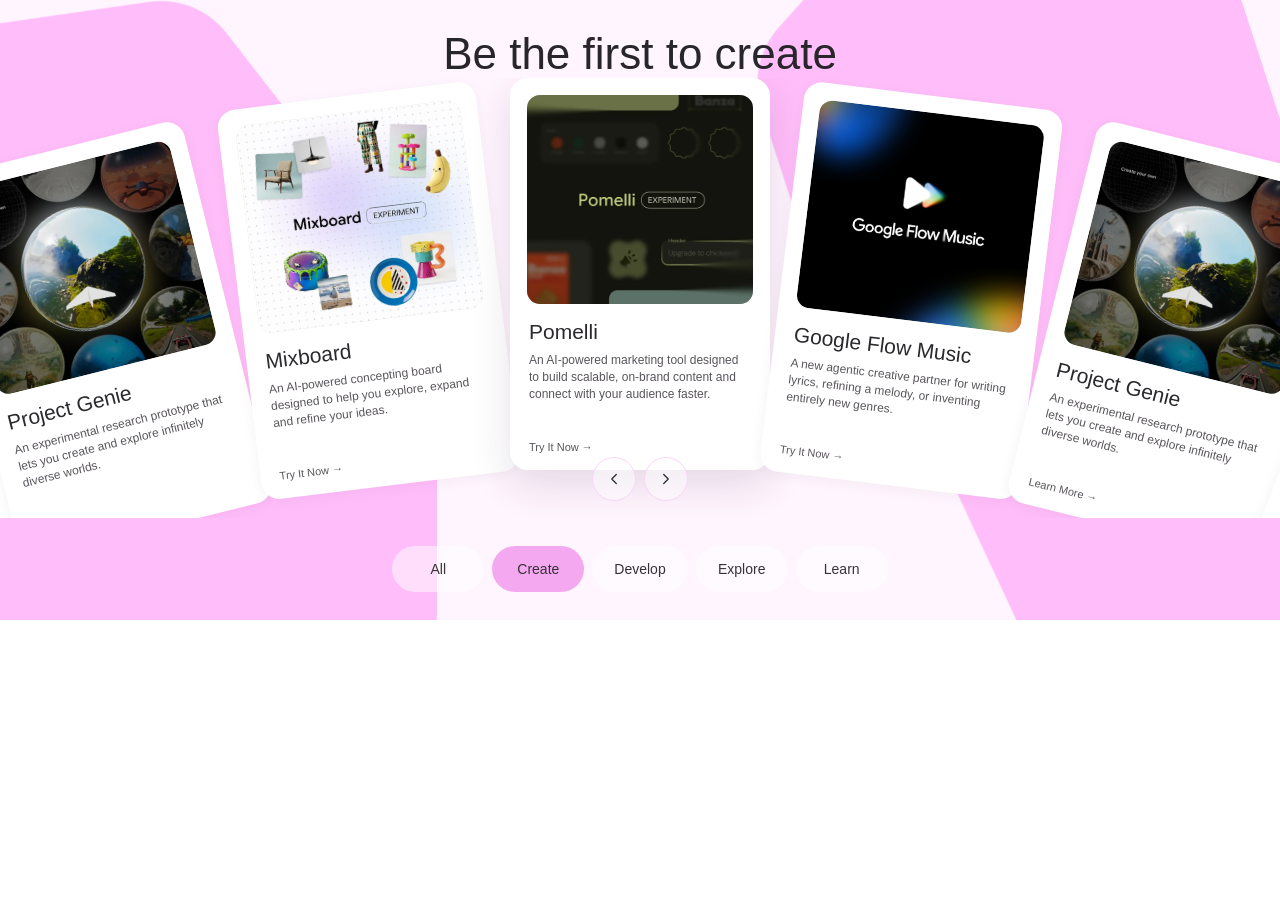
<file: components/google-labs-orbit-carousel/demo.html>
<!doctype html>
<html lang="zh-CN">
<head>
  <meta charset="UTF-8">
  <meta name="viewport" content="width=device-width, initial-scale=1.0">
  <title>Google Labs 圆周倾斜卡片轮播</title>
  <style>
    * { box-sizing: border-box; }
    @property --morph-twist { syntax: "<angle>"; inherits: false; initial-value: 0deg; }
    :root { color-scheme: light; }
    body { margin: 0; font-family: "Google Sans", Arial, "PingFang SC", sans-serif; color: #28262b; }
    button, a { font: inherit; }
    .labs-carousel {
      --accent: #f3a8ef;
      --accent-soft: #fde8fc;
      --shape-color: #ffbdf9;
      --shapes-rot: 0deg;
      --surface: #fff;
      position: relative;
      min-height: 620px;
      overflow: hidden;
      background: #fff5fe;
      isolation: isolate;
      transition: background-color .45s ease;
    }
    .bg-shapes {
      position: absolute;
      inset: 0;
      z-index: 0;
      perspective: 1200px;
      pointer-events: none;
    }
    .bg-shapes__slot {
      --slot-size: clamp(310px, 43vw, 550px);
      --slot-tilt: 0deg;
      --slot-rot-sign: 1;
      position: absolute;
      width: var(--slot-size);
      aspect-ratio: 1;
      translate: -50% -50%;
      rotate: calc(var(--slot-tilt) + var(--slot-rot-sign) * var(--morph-twist, 0deg));
      transform: rotateY(var(--shapes-rot));
      transform-style: preserve-3d;
      transition: transform .9s cubic-bezier(.65,0,.35,1);
    }
    .bg-shapes__slot.is-morphing { animation: shape-morph .9s cubic-bezier(.65,0,.35,1); }
    .bg-shapes__slot:nth-child(1) { top: 20%; left: 80%; --slot-tilt: -18deg; --slot-rot-sign: 1; }
    .bg-shapes__slot:nth-child(2) { top: 42%; left: 7%; --slot-tilt: 22deg; --slot-rot-sign: -1; }
    .bg-shapes__slot:nth-child(3) { top: 71%; left: 94%; --slot-tilt: -25deg; --slot-rot-sign: 1; }
    .bg-shapes__slot:nth-child(4) { top: 84%; left: 15%; --slot-tilt: 0deg; --slot-rot-sign: -1; }
    .background-shape {
      display: block;
      width: 100%;
      height: 100%;
      color: var(--shape-color);
      will-change: transform;
      transition: color .45s ease;
      animation-composition: add, add, add;
    }
    .bg-shapes__slot:nth-child(1) .background-shape { --float-x: 56px; --float-y: 72px; --float-r: 18deg; animation: float-x 8s ease-in-out -1.3s infinite, float-y 14.64s ease-in-out -4.7s infinite, float-r 11.6s ease-in-out -2.9s infinite; }
    .bg-shapes__slot:nth-child(2) .background-shape { --float-x: -64px; --float-y: 58px; --float-r: -16deg; animation: float-x 9.5s ease-in-out -3.8s infinite, float-y 17.39s ease-in-out -8.1s infinite, float-r 13.78s ease-in-out -6.3s infinite; }
    .bg-shapes__slot:nth-child(3) .background-shape { --float-x: 72px; --float-y: 78px; --float-r: 20deg; animation: float-x 10.5s ease-in-out -5.2s infinite, float-y 19.22s ease-in-out -2.4s infinite, float-r 15.23s ease-in-out -9.6s infinite; }
    .bg-shapes__slot:nth-child(4) .background-shape { --float-x: -54px; --float-y: 86px; --float-r: -18deg; animation: float-x 8.5s ease-in-out -7.4s infinite, float-y 15.56s ease-in-out -1.1s infinite, float-r 12.33s ease-in-out -5.8s infinite; }
    .shape-path { opacity: 0; transition: opacity .26s cubic-bezier(.4,0,.2,1) .28s; }
    .shape-path.is-active { opacity: 1; }
    @keyframes float-x { 0%,100% { transform: translateX(0); } 25% { transform: translateX(var(--float-x)); } 75% { transform: translateX(calc(var(--float-x) * -1)); } }
    @keyframes float-y { 0%,100% { transform: translateY(0); } 25% { transform: translateY(var(--float-y)); } 75% { transform: translateY(calc(var(--float-y) * -1)); } }
    @keyframes float-r { 0%,100% { transform: rotate(0); } 25% { transform: rotate(var(--float-r)); } 75% { transform: rotate(calc(var(--float-r) * -1)); } }
    @keyframes shape-morph { 0% { scale: 1; opacity: 1; filter: blur(0); --morph-twist: 0deg; } 45% { scale: .85; opacity: .35; filter: blur(5px); --morph-twist: 3deg; } 100% { scale: 1; opacity: 1; filter: blur(0); --morph-twist: 0deg; } }
    .labs-heading { position: relative; z-index: 3; margin: 0; padding: 30px 24px 0; text-align: center; font-size: clamp(24px,4vw,44px); line-height: 1.08; font-weight: 500; letter-spacing: 0; }
    .carousel-window { position: relative; z-index: 2; height: 440px; overflow: hidden; outline: none; }
    .orbit-track {
      --position: 0;
      position: absolute;
      left: 50%;
      top: -178px;
      width: 5200px;
      height: 5200px;
      border-radius: 50%;
      transform: translateX(-50%) rotate(calc(var(--position) * -7deg));
      transform-origin: 50% 50%;
      transition: transform .72s cubic-bezier(.22,.7,.18,1);
      will-change: transform;
    }
    .orbit-track.no-transition { transition: none; }
    .orbit-item {
      --slot: 0;
      position: absolute;
      left: calc(50% - 130px);
      top: 178px;
      width: 260px;
      height: 392px;
      transform-origin: 50% 2422px;
      transform: rotate(calc(var(--slot) * 7deg));
    }
    .experiment-card {
      width: 100%;
      height: 100%;
      padding: 17px;
      border-radius: 18px;
      display: flex;
      flex-direction: column;
      background: var(--surface);
      box-shadow: 0 3px 13px rgba(54,35,57,.05);
      color: #2b292d;
      text-decoration: none;
      transition: box-shadow .3s ease, transform .3s ease;
    }
    .orbit-item.is-center .experiment-card { box-shadow: 0 15px 38px rgba(74,43,76,.14); }
    .experiment-card:hover { transform: translateY(-4px); box-shadow: 0 18px 42px rgba(74,43,76,.18); }
    .card-media { width: 100%; aspect-ratio: 1.08; overflow: hidden; border-radius: 13px; background: #e5e6df; }
    .card-media img { display: block; width: 100%; height: 100%; object-fit: cover; }
    .card-copy { min-height: 0; padding: 16px 2px 0; display: flex; flex: 1; flex-direction: column; }
    .card-copy h2 { margin: 0; font-size: 21px; line-height: 1.15; font-weight: 500; letter-spacing: 0; }
    .card-copy p { margin: 8px 0 0; color: #59555b; font-size: 12px; line-height: 1.42; }
    .card-copy span { margin-top: auto; color: #59555b; font-size: 11px; }
    .card-copy span::after { content: " →"; }
    .carousel-controls { position: absolute; z-index: 5; left: 50%; bottom: 119px; transform: translateX(-50%); display: flex; gap: 8px; }
    .arrow-button {
      width: 44px;
      height: 44px;
      padding: 0;
      border: 1px solid color-mix(in srgb,var(--accent) 50%,#fff);
      border-radius: 50%;
      display: grid;
      place-items: center;
      background: rgba(255,255,255,.52);
      color: #343037;
      cursor: pointer;
      transition: background-color .18s, transform .18s;
    }
    .arrow-button:hover { background: #fff; transform: translateY(-2px); }
    .arrow-button svg { width: 18px; height: 18px; fill: none; stroke: currentColor; stroke-width: 1.8; stroke-linecap: round; stroke-linejoin: round; }
    .categories { position: absolute; z-index: 5; left: 50%; bottom: 28px; transform: translateX(-50%); width: min(100% - 24px,680px); display: flex; justify-content: center; gap: 8px; }
    .category-button { min-width: 92px; height: 46px; padding: 0 22px; border: 0; border-radius: 24px; background: rgba(255,255,255,.5); color: #373238; font-size: 14px; cursor: pointer; transition: background-color .25s, transform .2s; }
    .category-button:hover { transform: translateY(-2px); }
    .category-button[aria-pressed="true"] { background: var(--accent); font-weight: 500; }
    .position-status { position: absolute; width: 1px; height: 1px; overflow: hidden; clip-path: inset(50%); }
    @media (max-width: 640px) {
      .labs-carousel { min-height: 570px; }
      .labs-heading { padding-top: 24px; font-size: 26px; }
      .carousel-window { height: 400px; }
      .orbit-track { top: -200px; }
      .orbit-item { left: calc(50% - 112px); top: 200px; width: 224px; height: 344px; }
      .experiment-card { padding: 14px; border-radius: 16px; }
      .card-media { border-radius: 11px; }
      .card-copy { padding-top: 13px; }
      .card-copy h2 { font-size: 18px; }
      .card-copy p { font-size: 11px; }
      .carousel-controls { bottom: 112px; }
      .categories { bottom: 20px; justify-content: flex-start; overflow-x: auto; padding: 0 10px 4px; scrollbar-width: none; }
      .categories::-webkit-scrollbar { display: none; }
      .category-button { flex: 0 0 auto; min-width: 76px; height: 42px; padding: 0 17px; font-size: 12px; }
    }
    @media (prefers-reduced-motion: reduce) {
      .orbit-track, .experiment-card, .arrow-button, .category-button, .bg-shapes__slot, .shape-path { transition-duration: .01ms; }
      .background-shape, .bg-shapes__slot.is-morphing { animation: none !important; }
    }
  </style>
</head>
<body>
  <section class="labs-carousel" data-theme="create" aria-label="Google Labs 圆周卡片轮播">
    <div class="bg-shapes" aria-hidden="true">
      <div class="bg-shapes__slot"></div>
      <div class="bg-shapes__slot"></div>
      <div class="bg-shapes__slot"></div>
      <div class="bg-shapes__slot"></div>
    </div>
    <h1 class="labs-heading">Be the first to create</h1>
    <div class="carousel-window" tabindex="0" role="region" aria-roledescription="carousel" aria-label="Create tools，使用左右方向键切换">
      <div class="orbit-track" id="orbitTrack"></div>
    </div>
    <div class="carousel-controls" aria-label="轮播导航">
      <button class="arrow-button" data-direction="-1" aria-label="上一张">
        <svg viewBox="0 0 24 24" aria-hidden="true"><path d="m15 18-6-6 6-6"/></svg>
      </button>
      <button class="arrow-button" data-direction="1" aria-label="下一张">
        <svg viewBox="0 0 24 24" aria-hidden="true"><path d="m9 18 6-6-6-6"/></svg>
      </button>
    </div>
    <div class="categories" role="tablist" aria-label="筛选分类">
      <button class="category-button" data-category="all" role="tab" aria-pressed="false">All</button>
      <button class="category-button" data-category="create" role="tab" aria-pressed="true">Create</button>
      <button class="category-button" data-category="develop" role="tab" aria-pressed="false">Develop</button>
      <button class="category-button" data-category="explore" role="tab" aria-pressed="false">Explore</button>
      <button class="category-button" data-category="learn" role="tab" aria-pressed="false">Learn</button>
    </div>
    <p class="position-status" aria-live="polite"></p>
  </section>
  <script src="./demo.js"></script>
</body>
</html>
</file>
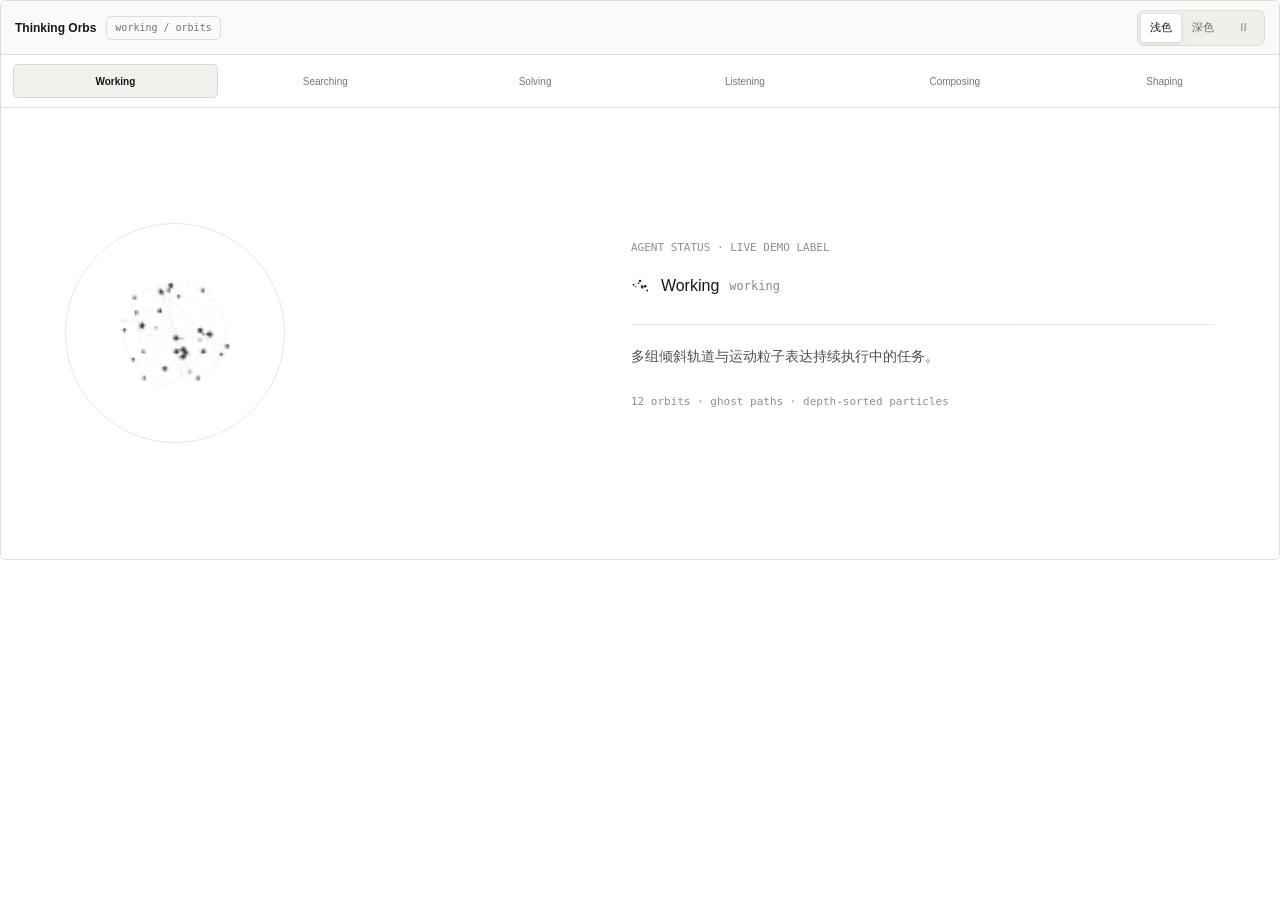
<file: components/thinking-orbs-working/demo.html>
<!doctype html>
<html lang="zh-CN">
<head>
  <meta charset="UTF-8">
  <meta name="viewport" content="width=device-width, initial-scale=1.0">
  <title>点阵轨道 AI 思考图标 - 六状态</title>
  <style>
    * { box-sizing: border-box; }
    :root { color-scheme: light; }
    body { margin: 0; background: #fff; color: #171717; font-family: Inter, Arial, "PingFang SC", sans-serif; }
    button { font: inherit; }
    .thinking-orb-demo { --line: #deded9; min-height: 560px; overflow: hidden; border: 1px solid var(--line); border-radius: 6px; background: #fff; }
    .orb-toolbar { min-height: 54px; padding: 8px 14px; border-bottom: 1px solid var(--line); display: flex; align-items: center; gap: 10px; background: #fafaf8; }
    .orb-toolbar strong { font-size: 12px; }
    .mode-code { padding: 5px 8px; border: 1px solid var(--line); border-radius: 5px; color: #777773; font: 10px/1.2 ui-monospace, monospace; }
    .orb-controls { margin-left: auto; padding: 3px; display: flex; gap: 2px; border: 1px solid var(--line); border-radius: 7px; background: #efefec; }
    .orb-controls button { min-width: 36px; height: 28px; padding: 0 9px; border: 0; border-radius: 4px; background: transparent; color: #696965; font-size: 11px; cursor: pointer; }
    .orb-controls button[aria-pressed="true"] { background: #fff; color: #171717; box-shadow: 0 1px 4px rgba(20,20,18,.12); }
    .state-tabs { padding: 9px 12px; border-bottom: 1px solid var(--line); display: grid; grid-template-columns: repeat(6, minmax(0, 1fr)); gap: 5px; background: #fff; }
    .state-tabs button { min-width: 0; height: 34px; padding: 0 6px; border: 1px solid transparent; border-radius: 5px; background: transparent; color: #777773; font-size: 10px; cursor: pointer; white-space: nowrap; }
    .state-tabs button:hover { background: #f5f5f2; color: #171717; }
    .state-tabs button[aria-pressed="true"] { border-color: #d7d7d2; background: #f1f1ee; color: #171717; font-weight: 600; }
    .orb-stage { min-height: 450px; padding: clamp(28px, 6vw, 64px); display: grid; grid-template-columns: minmax(200px, .9fr) minmax(280px, 1.1fr); align-items: center; gap: clamp(30px, 8vw, 88px); transition: background .25s, color .25s; }
    .orb-stage[data-theme="light"] { background: #fff; color: #171717; }
    .orb-stage[data-theme="dark"] { background: #171717; color: #f6f6f2; }
    .orb-focus { width: 220px; height: 220px; display: grid; place-items: center; border: 1px solid color-mix(in srgb, currentColor 10%, transparent); border-radius: 50%; }
    .orb-focus canvas { width: 144px; height: 144px; image-rendering: auto; }
    .orb-status > p { margin: 0 0 16px; font: 500 11px/16px ui-monospace, monospace; opacity: .48; }
    .status-line { min-height: 28px; display: flex; align-items: center; gap: 10px; }
    .status-line canvas { width: 20px; height: 20px; flex: 0 0 20px; }
    .status-line strong { font-size: 16px; font-weight: 500; }
    .status-line span { font: 12px/1.2 ui-monospace, monospace; opacity: .5; }
    .orb-status small { display: block; min-height: 70px; margin-top: 24px; padding-top: 20px; border-top: 1px solid color-mix(in srgb, currentColor 12%, transparent); font-size: 14px; line-height: 1.7; opacity: .76; }
    .algorithm-note { margin: 16px 0 0; color: inherit; font: 10px/1.5 ui-monospace, monospace; opacity: .44; }
    @media (max-width: 700px) {
      .state-tabs { grid-template-columns: repeat(3, minmax(0, 1fr)); }
      .orb-stage { min-height: 520px; padding: 34px 24px; grid-template-columns: 1fr; gap: 34px; }
      .orb-focus { width: 190px; height: 190px; margin: auto; }
    }
    @media (max-width: 430px) {
      .orb-toolbar { align-items: flex-start; flex-wrap: wrap; }
      .orb-controls { order: 3; width: 100%; margin: 0; }
      .orb-controls button { flex: 1; }
      .state-tabs { padding: 8px; gap: 3px; }
      .state-tabs button { font-size: 9px; }
    }
    @media (prefers-reduced-motion: reduce) { .orb-stage { transition: none; } }
  </style>
</head>
<body>
  <section class="thinking-orb-demo" aria-label="点阵轨道 AI 思考图标六状态演示">
    <header class="orb-toolbar">
      <strong>Thinking Orbs</strong>
      <code class="mode-code" id="modeCode">working / orbits</code>
      <div class="orb-controls">
        <button data-orb-theme="light" aria-pressed="true">浅色</button>
        <button data-orb-theme="dark" aria-pressed="false">深色</button>
        <button id="orbPause" aria-label="暂停动画" aria-pressed="false">Ⅱ</button>
      </div>
    </header>

    <nav class="state-tabs" aria-label="AI 状态">
      <button data-state="working" aria-pressed="true">Working</button>
      <button data-state="searching" aria-pressed="false">Searching</button>
      <button data-state="solving" aria-pressed="false">Solving</button>
      <button data-state="listening" aria-pressed="false">Listening</button>
      <button data-state="composing" aria-pressed="false">Composing</button>
      <button data-state="shaping" aria-pressed="false">Shaping</button>
    </nav>

    <div class="orb-stage" data-theme="light">
      <div class="orb-focus"><canvas data-size="64" role="img" aria-label="Working 动效图标"></canvas></div>
      <div class="orb-status">
        <p>AGENT STATUS · LIVE DEMO LABEL</p>
        <div class="status-line">
          <canvas data-size="20" role="img" aria-label="Working 行内动效图标"></canvas>
          <strong id="statusLabel">Working</strong>
          <span id="stateName">working</span>
        </div>
        <small id="statusDescription">多组倾斜轨道与运动粒子表达持续执行中的任务。</small>
        <p class="algorithm-note" id="algorithmNote">12 orbits · ghost paths · depth-sorted particles</p>
      </div>
    </div>
  </section>
  <script src="./demo.js"></script>
</body>
</html>
</file>
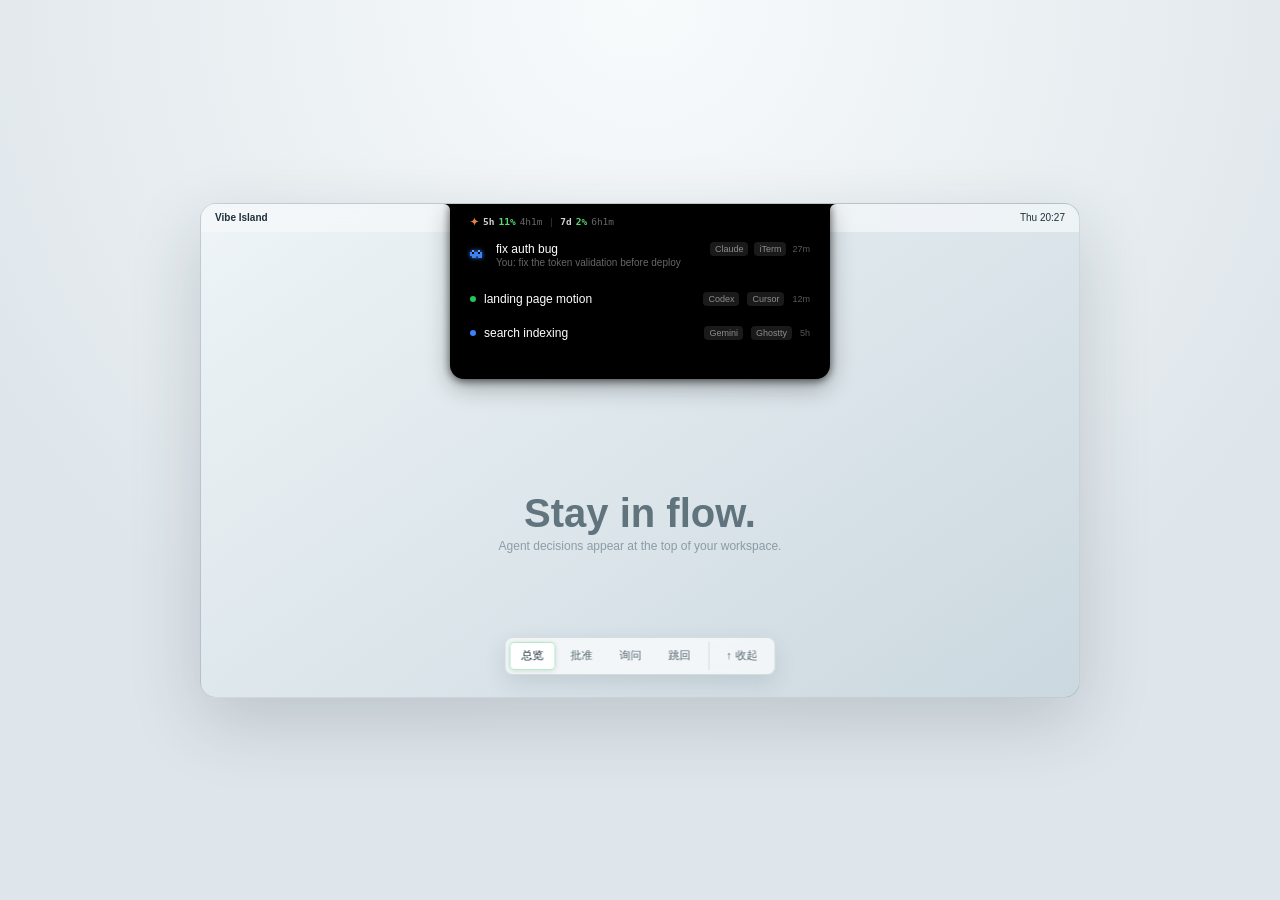
<file: components/vibeisland-agent-question/demo.html>
<!doctype html>
<html lang="zh-CN">
<head>
  <meta charset="UTF-8">
  <meta name="viewport" content="width=device-width, initial-scale=1.0">
  <style>
    :root{--idle:#22c55e;--idle-bright:#4ade80;--work:#3b82f6;--alert:#f97316;--question:#06b6d4;--ink:#050505;--spring:cubic-bezier(.175,.885,.32,1.1)}
    *{box-sizing:border-box}
    html,body{min-width:320px;min-height:100%;margin:0;background:#dfe6eb;font-family:-apple-system,BlinkMacSystemFont,"SF Pro Text","Segoe UI",sans-serif}
    button{font:inherit}
    .demo{min-height:100vh;padding:18px;display:grid;place-items:center;background:radial-gradient(circle at 50% 0,#f8fbfc 0,#dfe6eb 68%)}
    .desktop{position:relative;width:min(880px,calc(100vw - 36px));aspect-ratio:16/9;min-height:430px;overflow:hidden;border:1px solid rgba(20,35,45,.13);border-radius:16px;background:linear-gradient(145deg,#eef4f7,#cbd8df);box-shadow:0 24px 70px rgba(27,43,52,.18)}
    .menubar{height:28px;padding:0 14px;display:flex;align-items:center;justify-content:space-between;background:rgba(245,249,251,.72);color:#20303a;font-size:10px;backdrop-filter:blur(16px)}
    .brand{font-weight:700}.clock{font-variant-numeric:tabular-nums}
    .wallpaper{position:absolute;inset:28px 0 0;display:grid;place-items:center;color:rgba(25,50,63,.4)}
    .wallpaper-copy{transform:translateY(58px);text-align:center}.wallpaper-copy strong{display:block;color:rgba(25,50,63,.63);font-size:clamp(20px,4vw,40px)}.wallpaper-copy span{font-size:12px}
    .island-wrap{position:absolute;z-index:3;top:0;left:50%;transform:translateX(-50%);display:flex;justify-content:center}
    .island{position:relative;width:380px;height:175px;overflow:visible;border-radius:0 0 14px 14px;background:#000;color:#e5e5e5;box-shadow:0 2px 8px rgba(0,0,0,.6),0 8px 24px rgba(0,0,0,.3),0 0 15px rgba(255,255,255,.04);transition:width .5s var(--spring),height .5s var(--spring),border-radius .4s ease-out,box-shadow .4s ease-out}
    .island::before,.island::after{content:"";position:absolute;top:0;width:13px;height:25px;pointer-events:none}
    .island::before{left:-13px;border-radius:0 6px 0 0;box-shadow:5px 0 0 #000}
    .island::after{right:-13px;border-radius:6px 0 0 0;box-shadow:-5px 0 0 #000}
    .island[data-view="expanded"][data-state="overview"],.island[data-view="expanded"][data-state="jump"]{width:380px;height:175px}
    .island[data-view="expanded"][data-state="approval"]{width:380px;height:220px;box-shadow:0 2px 8px rgba(0,0,0,.6),0 8px 24px rgba(0,0,0,.3),0 0 20px rgba(249,115,22,.15)}
    .island[data-view="expanded"][data-state="ask"]{width:340px;height:165px;box-shadow:0 2px 8px rgba(0,0,0,.6),0 8px 24px rgba(0,0,0,.3),0 0 20px rgba(6,182,212,.15)}
    .island[data-view="collapsed"]{height:40px;border-radius:0 0 10px 10px;box-shadow:0 2px 8px rgba(0,0,0,.6),0 8px 24px rgba(0,0,0,.3)}
    .island[data-view="collapsed"][data-state="overview"]{width:240px;height:36px}
    .island[data-view="collapsed"][data-state="approval"]{width:300px;box-shadow:0 2px 8px rgba(0,0,0,.6),0 8px 24px rgba(0,0,0,.3),0 0 14px rgba(249,115,22,.12)}
    .island[data-view="collapsed"][data-state="ask"]{width:260px;box-shadow:0 2px 8px rgba(0,0,0,.6),0 8px 24px rgba(0,0,0,.3),0 0 14px rgba(6,182,212,.12)}
    .island[data-view="collapsed"][data-state="jump"]{width:280px}
    .layer{position:absolute;inset:0;overflow:hidden;border-radius:inherit;display:flex;opacity:0;transform:scale(.96);filter:blur(6px);transition:opacity .25s,filter .3s,transform .35s var(--spring);pointer-events:none}
    .layer.is-active{opacity:1;transform:scale(1);filter:blur(0);transition-delay:.06s;pointer-events:auto}
    .compact{padding:0 14px;align-items:center;gap:8px;color:rgba(255,255,255,.56);font:11px/1 ui-monospace,"SFMono-Regular",monospace}
    .compact-icon{width:17px;height:17px;display:grid;place-items:center;flex:0 0 17px;border-radius:5px;background:rgba(255,255,255,.08);font:700 10px/1 -apple-system,BlinkMacSystemFont,"Segoe UI",sans-serif}.compact-overview .compact-icon{color:var(--idle-bright)}.compact-approval .compact-icon{color:var(--alert)}.compact-ask .compact-icon{color:var(--question)}.compact-jump .compact-icon{color:var(--idle-bright)}
    .compact-label{min-width:0;flex:1;overflow:hidden;color:rgba(255,255,255,.82);text-overflow:ellipsis;white-space:nowrap}.compact-meta{padding:2px 5px;border-radius:4px;background:rgba(255,255,255,.1);color:rgba(255,255,255,.58);font-size:9px;white-space:nowrap}.compact-approval .compact-meta{color:#fdba74;background:rgba(249,115,22,.15)}.compact-ask .compact-meta{color:#67e8f9;background:rgba(6,182,212,.15)}.compact-jump .compact-meta{color:#86efac;background:rgba(34,197,94,.14)}
    .overview,.jump{padding:10px 12px;flex-direction:column;align-items:stretch;justify-content:flex-start;gap:3px}
    .usage{height:17px;padding:2px 8px 3px;display:flex;align-items:center;gap:4px;color:rgba(255,255,255,.4);font:9.5px/1 ui-monospace,"SFMono-Regular",monospace;white-space:nowrap}
    .usage svg{width:9px;height:9px;flex:0 0 9px}.usage b{color:rgba(255,255,255,.82)}.usage strong{color:#57d977}.usage i{margin:0 2px;color:rgba(255,255,255,.22);font-style:normal}
    .session{min-height:31px;padding:5px 8px;border:0;border-radius:6px;display:flex;align-items:center;gap:8px;background:transparent;color:inherit;text-align:left;transition:background .15s,transform .15s}
    button.session{width:100%;cursor:pointer}.session:hover,.session:focus-visible{outline:none;background:rgba(255,255,255,.08)}.session.hero{min-height:47px;padding:8px;align-items:flex-start;gap:10px}.session.highlight{background:rgba(255,255,255,.06)}
    .pet{width:16px;height:16px;flex:0 0 16px;margin-top:4px;color:var(--work);filter:drop-shadow(0 0 2px currentColor)}.jump .pet{color:var(--idle)}
    .session-info{min-width:0;flex:1}.session-row{display:flex;align-items:center;gap:6px}.session-name{min-width:0;flex:1;overflow:hidden;color:#fff;font-size:12px;font-weight:500;text-overflow:ellipsis;white-space:nowrap}.session-you{overflow:hidden;color:rgba(255,255,255,.4);font-size:10px;line-height:1.3;text-overflow:ellipsis;white-space:nowrap}.tag{padding:2px 5px;border-radius:4px;background:rgba(255,255,255,.1);color:rgba(255,255,255,.5);font-size:9px;font-weight:500}.duration{color:rgba(255,255,255,.35);font-size:9px}.status-dot{width:6px;height:6px;flex:0 0 6px;border-radius:50%;background:var(--idle)}
    .approval{padding:12px 14px;flex-direction:column;align-items:stretch;justify-content:flex-start;gap:6px}
    .approval-head{display:flex;align-items:center;gap:6px;color:rgba(255,255,255,.4);font-size:11px}.approval-dot{width:6px;height:6px;border-radius:50%;background:var(--alert);animation:pulse 1.5s infinite}
    .approval-tool{display:flex;align-items:center;gap:6px;min-width:0}.approval-icon,.approval-name{color:var(--alert)}.approval-name{font:600 11px/1 ui-monospace,"SFMono-Regular",monospace}.approval-path{overflow:hidden;color:rgba(255,255,255,.85);font:11px/1 ui-monospace,"SFMono-Regular",monospace;text-overflow:ellipsis;white-space:nowrap}
    .diff{max-height:86px;padding:3px 0;overflow:hidden;border-radius:4px;background:rgba(255,255,255,.04);font-family:ui-monospace,"SFMono-Regular",monospace}.diff-line{padding:0 6px;display:flex;align-items:baseline;gap:4px;color:rgba(255,255,255,.5);font-size:9px;line-height:1.6;white-space:nowrap}.line-no{min-width:14px;color:rgba(255,255,255,.2);text-align:right}.diff-line.del{color:#fca5a5;background:rgba(249,115,22,.08)}.diff-line.add{color:var(--idle-bright);background:rgba(34,197,94,.08)}
    .approval-actions{margin-top:auto;padding-top:4px;display:flex;gap:6px}.approval-actions button{height:27px;flex:1;border:0;border-radius:6px;font-size:10px;font-weight:500;cursor:pointer}.deny{background:rgba(255,255,255,.15);color:rgba(255,255,255,.9)}.allow{background:rgba(255,255,255,.9);color:#000}.approval-actions button:hover,.approval-actions button:focus-visible{outline:2px solid rgba(249,115,22,.45);outline-offset:1px}.approval-actions kbd{margin-left:3px;font:8px/1 ui-monospace,monospace;opacity:.5}
    .ask{padding:12px 14px;flex-direction:column;align-items:stretch;justify-content:flex-start;gap:6px}
    .ask-head{display:flex;align-items:center;gap:5px;color:var(--question);font-size:10px;font-weight:600;line-height:16px}.ask-head svg{width:12px;height:12px;fill:currentColor;opacity:.9}.ask-question{color:rgba(255,255,255,.9);font-size:11px;font-weight:500;line-height:17.6px}.ask-options{display:flex;flex-direction:column;gap:3px}.ask-option{width:100%;height:28px;padding:5px 10px;border:0;border-radius:6px;display:flex;align-items:center;gap:8px;background:rgba(6,182,212,.15);color:rgba(255,255,255,.9);font-size:10px;text-align:left;cursor:pointer;transition:background .15s,transform .15s}.ask-option:hover,.ask-option:focus-visible{outline:none;background:rgba(6,182,212,.3);transform:translateX(2px)}.ask-option.is-selected{background:rgba(6,182,212,.42)}.shortcut{width:18px;height:18px;border-radius:4px;display:grid;place-items:center;flex:0 0 18px;background:rgba(6,182,212,.6);color:#fff;font:700 9px/1 ui-monospace,"SFMono-Regular",monospace;opacity:.72}
    .done{color:var(--idle-bright)}
    .controls{position:absolute;z-index:2;left:50%;bottom:22px;transform:translateX(-50%);padding:4px;display:flex;gap:3px;border:1px solid rgba(20,35,45,.12);border-radius:8px;background:rgba(248,251,252,.82);box-shadow:0 8px 22px rgba(40,61,72,.12);backdrop-filter:blur(12px)}
    .controls button{height:28px;padding:0 12px;border:0;border-radius:5px;background:transparent;color:#51636d;font-size:11px;white-space:nowrap;cursor:pointer}.controls button[aria-pressed="true"]{background:#fff;color:#10232e;box-shadow:0 1px 5px rgba(30,49,59,.14)}.controls button[data-state="overview"][aria-pressed="true"]{box-shadow:inset 0 0 0 1px rgba(34,197,94,.35),0 1px 5px rgba(30,49,59,.14)}.controls button[data-state="approval"][aria-pressed="true"]{box-shadow:inset 0 0 0 1px rgba(249,115,22,.35),0 1px 5px rgba(30,49,59,.14)}.controls button[data-state="ask"][aria-pressed="true"]{box-shadow:inset 0 0 0 1px rgba(6,182,212,.35),0 1px 5px rgba(30,49,59,.14)}.controls button[data-state="jump"][aria-pressed="true"]{box-shadow:inset 0 0 0 1px rgba(59,130,246,.35),0 1px 5px rgba(30,49,59,.14)}.controls .collapse-toggle{min-width:62px;margin-left:3px;border-left:1px solid rgba(20,35,45,.12);border-radius:0 5px 5px 0}.collapse-toggle .toggle-arrow{display:inline-block;width:12px;transition:transform .3s var(--spring)}.collapse-toggle[aria-pressed="true"] .toggle-arrow{transform:rotate(180deg)}
    .feedback{position:absolute;left:50%;bottom:68px;transform:translate(-50%,8px);margin:0;color:#2c4a58;font-size:11px;opacity:0;transition:.2s}.feedback.is-visible{opacity:1;transform:translate(-50%,0)}
    @keyframes pulse{0%,100%{opacity:1}50%{opacity:.4}}
    @media(max-width:520px){.demo{padding:8px}.desktop{width:calc(100vw - 16px);min-height:430px;aspect-ratio:auto}.island[data-view="expanded"][data-state="overview"],.island[data-view="expanded"][data-state="approval"],.island[data-view="expanded"][data-state="jump"]{width:min(380px,calc(100vw - 34px))}.island[data-view="expanded"][data-state="ask"]{width:min(340px,calc(100vw - 34px))}.controls{bottom:16px;width:calc(100% - 28px)}.controls button{min-width:0;flex:1;padding:0 3px}.controls .collapse-toggle{min-width:54px}.feedback{bottom:62px}}
    @media(prefers-reduced-motion:reduce){.island,.layer,.session,.ask-option,.feedback{transition-duration:.01ms}.approval-dot{animation:none}}
  </style>
</head>
<body>
  <main class="demo">
    <section class="desktop" aria-label="AI Agent 灵动岛四状态演示">
      <header class="menubar"><span class="brand">Vibe Island</span><span class="clock">Thu 20:27</span></header>
      <div class="wallpaper"><div class="wallpaper-copy"><strong>Stay in flow.</strong><span>Agent decisions appear at the top of your workspace.</span></div></div>
      <div class="island-wrap">
        <div class="island" data-state="overview" data-view="expanded" id="island">
          <div class="layer overview is-active" data-layer="overview">
            <div class="usage" aria-hidden="true"><svg viewBox="0 0 24 24"><path d="M12 0c.5 4.9 1.4 6.6 3.1 8.3S19.1 11.5 24 12c-4.9.5-6.6 1.4-8.3 3.1S12.5 19.1 12 24c-.5-4.9-1.4-6.6-3.1-8.3S4.9 12.5 0 12c4.9-.5 6.6-1.4 8.3-3.1S11.5 4.9 12 0z" fill="#e8833f"/></svg><b>5h</b><strong>11%</strong><span>4h1m</span><i>|</i><b>7d</b><strong>2%</strong><span>6h1m</span></div>
            <div class="session hero"><svg class="pet" viewBox="0 0 8 8" shape-rendering="crispEdges" aria-hidden="true"><rect x="1" y="2" width="1" height="1" fill="#60a5fa"/><rect x="4" y="2" width="1" height="1" fill="#60a5fa"/><rect x="0" y="3" width="6" height="2" fill="currentColor"/><rect x="1" y="3" width="1" height="1" fill="#000"/><rect x="4" y="3" width="1" height="1" fill="#000"/><rect x="1" y="5" width="2" height="1" fill="currentColor"/><rect x="4" y="5" width="2" height="1" fill="currentColor"/></svg><div class="session-info"><div class="session-row"><span class="session-name">fix auth bug</span><span class="tag">Claude</span><span class="tag">iTerm</span><span class="duration">27m</span></div><div class="session-you">You: fix the token validation before deploy</div></div></div>
            <div class="session"><i class="status-dot"></i><span class="session-name">landing page motion</span><span class="tag">Codex</span><span class="tag">Cursor</span><span class="duration">12m</span></div>
            <div class="session"><i class="status-dot" style="background:var(--work)"></i><span class="session-name">search indexing</span><span class="tag">Gemini</span><span class="tag">Ghostty</span><span class="duration">5h</span></div>
          </div>
          <div class="layer compact compact-overview" data-layer="overview-collapsed"><span class="compact-icon">●</span><span class="compact-label">fix auth bug</span><span class="compact-meta">3 Agents</span></div>

          <div class="layer approval" data-layer="approval">
            <div class="approval-head"><i class="approval-dot"></i><span>Permission Request</span></div>
            <div class="approval-tool"><span class="approval-icon">⚠</span><span class="approval-name">Edit</span><span class="approval-path">src/auth/middleware.ts</span></div>
            <div class="diff" aria-label="代码差异">
              <div class="diff-line"><span class="line-no">12</span><span>const verify = (token) =&gt;</span></div>
              <div class="diff-line del"><span class="line-no">13</span><span>- jwt.verify(token);</span></div>
              <div class="diff-line add"><span class="line-no">13</span><span>+ if (!token) throw new</span></div>
              <div class="diff-line add"><span class="line-no">14</span><span>+ &nbsp; AuthError('missing');</span></div>
            </div>
            <div class="approval-actions"><button class="deny" type="button" data-decision="Denied">Deny <kbd>⌘N</kbd></button><button class="allow" type="button" data-decision="Approved">Allow <kbd>⌘Y</kbd></button></div>
          </div>
          <div class="layer compact compact-approval" data-layer="approval-collapsed"><span class="compact-icon">!</span><span class="compact-label">Permission Request</span><span class="compact-meta">Edit</span></div>

          <div class="layer ask" data-layer="ask">
            <div class="ask-head"><svg viewBox="0 0 24 24" aria-hidden="true"><path d="M21 15a2 2 0 0 1-2 2H7l-4 4V5a2 2 0 0 1 2-2h14a2 2 0 0 1 2 2z"/></svg><span>Claude asks</span></div>
            <div class="ask-question">Which deployment target?</div>
            <div class="ask-options"><button class="ask-option" data-value="Production"><span class="shortcut">⌘1</span><span>Production</span></button><button class="ask-option" data-value="Staging"><span class="shortcut">⌘2</span><span>Staging</span></button><button class="ask-option" data-value="Local only"><span class="shortcut">⌘3</span><span>Local only</span></button></div>
          </div>
          <div class="layer compact compact-ask" data-layer="ask-collapsed"><span class="compact-icon">?</span><span class="compact-label">Claude asks</span><span class="compact-meta">1 question</span></div>

          <div class="layer jump" data-layer="jump">
            <div class="usage" aria-hidden="true"><svg viewBox="0 0 24 24"><path d="M12 0c.5 4.9 1.4 6.6 3.1 8.3S19.1 11.5 24 12c-4.9.5-6.6 1.4-8.3 3.1S12.5 19.1 12 24c-.5-4.9-1.4-6.6-3.1-8.3S4.9 12.5 0 12c4.9-.5 6.6-1.4 8.3-3.1S11.5 4.9 12 0z" fill="#e8833f"/></svg><b>5h</b><strong>11%</strong><span>4h1m</span><i>|</i><b>7d</b><strong>2%</strong><span>6h1m</span></div>
            <button class="session hero highlight" type="button" data-jump="fix auth bug"><svg class="pet" viewBox="0 0 8 8" shape-rendering="crispEdges" aria-hidden="true"><rect x="1" y="2" width="1" height="1" fill="#4ade80"/><rect x="4" y="2" width="1" height="1" fill="#4ade80"/><rect x="0" y="3" width="6" height="2" fill="currentColor"/><rect x="1" y="3" width="1" height="1" fill="#000"/><rect x="4" y="3" width="1" height="1" fill="#000"/><rect x="1" y="5" width="2" height="1" fill="currentColor"/><rect x="4" y="5" width="2" height="1" fill="currentColor"/></svg><span class="session-info"><span class="session-row"><span class="session-name">fix auth bug</span><span class="tag">Claude</span><span class="tag">iTerm</span><span class="duration">28m</span></span><span class="session-you done">Done — click to jump</span></span></button>
            <button class="session" type="button" data-jump="landing page motion"><i class="status-dot"></i><span class="session-name">landing page motion</span><span class="tag">Codex</span><span class="tag">Cursor</span><span class="duration">13m</span></button>
            <button class="session" type="button" data-jump="search indexing"><i class="status-dot" style="background:var(--work)"></i><span class="session-name">search indexing</span><span class="tag">Gemini</span><span class="tag">Ghostty</span><span class="duration">5h</span></button>
          </div>
          <div class="layer compact compact-jump" data-layer="jump-collapsed"><span class="compact-icon">✓</span><span class="compact-label">fix auth bug</span><span class="compact-meta">Done · Jump</span></div>
        </div>
      </div>
      <p class="feedback" id="feedback" aria-live="polite"></p>
      <nav class="controls" aria-label="组件状态">
        <button type="button" data-state="overview" aria-pressed="true">总览</button><button type="button" data-state="approval" aria-pressed="false">批准</button><button type="button" data-state="ask" aria-pressed="false">询问</button><button type="button" data-state="jump" aria-pressed="false">跳回</button><button type="button" class="collapse-toggle" id="collapseToggle" aria-pressed="false" aria-label="查看收起状态"><span class="toggle-arrow" aria-hidden="true">↑</span><span class="toggle-label">收起</span></button>
      </nav>
    </section>
  </main>
  <script>
    const island=document.querySelector('#island');
    const layers=[...document.querySelectorAll('[data-layer]')];
    const stateButtons=[...document.querySelectorAll('.controls button[data-state]')];
    const options=[...document.querySelectorAll('.ask-option')];
    const feedback=document.querySelector('#feedback');
    const collapseToggle=document.querySelector('#collapseToggle');
    let feedbackTimer;
    let collapsed=false;
    function announce(message){clearTimeout(feedbackTimer);feedback.textContent=message;feedback.classList.add('is-visible');feedbackTimer=setTimeout(()=>feedback.classList.remove('is-visible'),1600)}
    function render(){const layerName=island.dataset.state+(collapsed?'-collapsed':'');island.dataset.view=collapsed?'collapsed':'expanded';layers.forEach(layer=>layer.classList.toggle('is-active',layer.dataset.layer===layerName));stateButtons.forEach(button=>button.setAttribute('aria-pressed',String(button.dataset.state===island.dataset.state)));collapseToggle.setAttribute('aria-pressed',String(collapsed));collapseToggle.setAttribute('aria-label',collapsed?'查看展开状态':'查看收起状态');collapseToggle.querySelector('.toggle-label').textContent=collapsed?'展开':'收起'}
    function setState(state){island.dataset.state=state;feedback.classList.remove('is-visible');render()}
    function setCollapsed(value){collapsed=value;feedback.classList.remove('is-visible');render()}
    function choose(option){options.forEach(item=>item.classList.toggle('is-selected',item===option));announce('Selected: '+option.dataset.value)}
    stateButtons.forEach(button=>button.addEventListener('click',()=>setState(button.dataset.state)));
    collapseToggle.addEventListener('click',()=>setCollapsed(!collapsed));
    options.forEach(option=>option.addEventListener('click',()=>choose(option)));
    document.querySelectorAll('[data-decision]').forEach(button=>button.addEventListener('click',()=>announce(button.dataset.decision+': src/auth/middleware.ts')));
    document.querySelectorAll('[data-jump]').forEach(button=>button.addEventListener('click',()=>announce('Jumped to: '+button.dataset.jump)));
    window.addEventListener('keydown',event=>{if(island.dataset.state==='ask'){const index=Number(event.key)-1;if(index>=0&&index<options.length)choose(options[index])}if(island.dataset.state==='approval'&&(event.key.toLowerCase()==='y'||event.key.toLowerCase()==='n'))announce(event.key.toLowerCase()==='y'?'Approved: src/auth/middleware.ts':'Denied: src/auth/middleware.ts')});
  </script>
</body>
</html>
</file>
